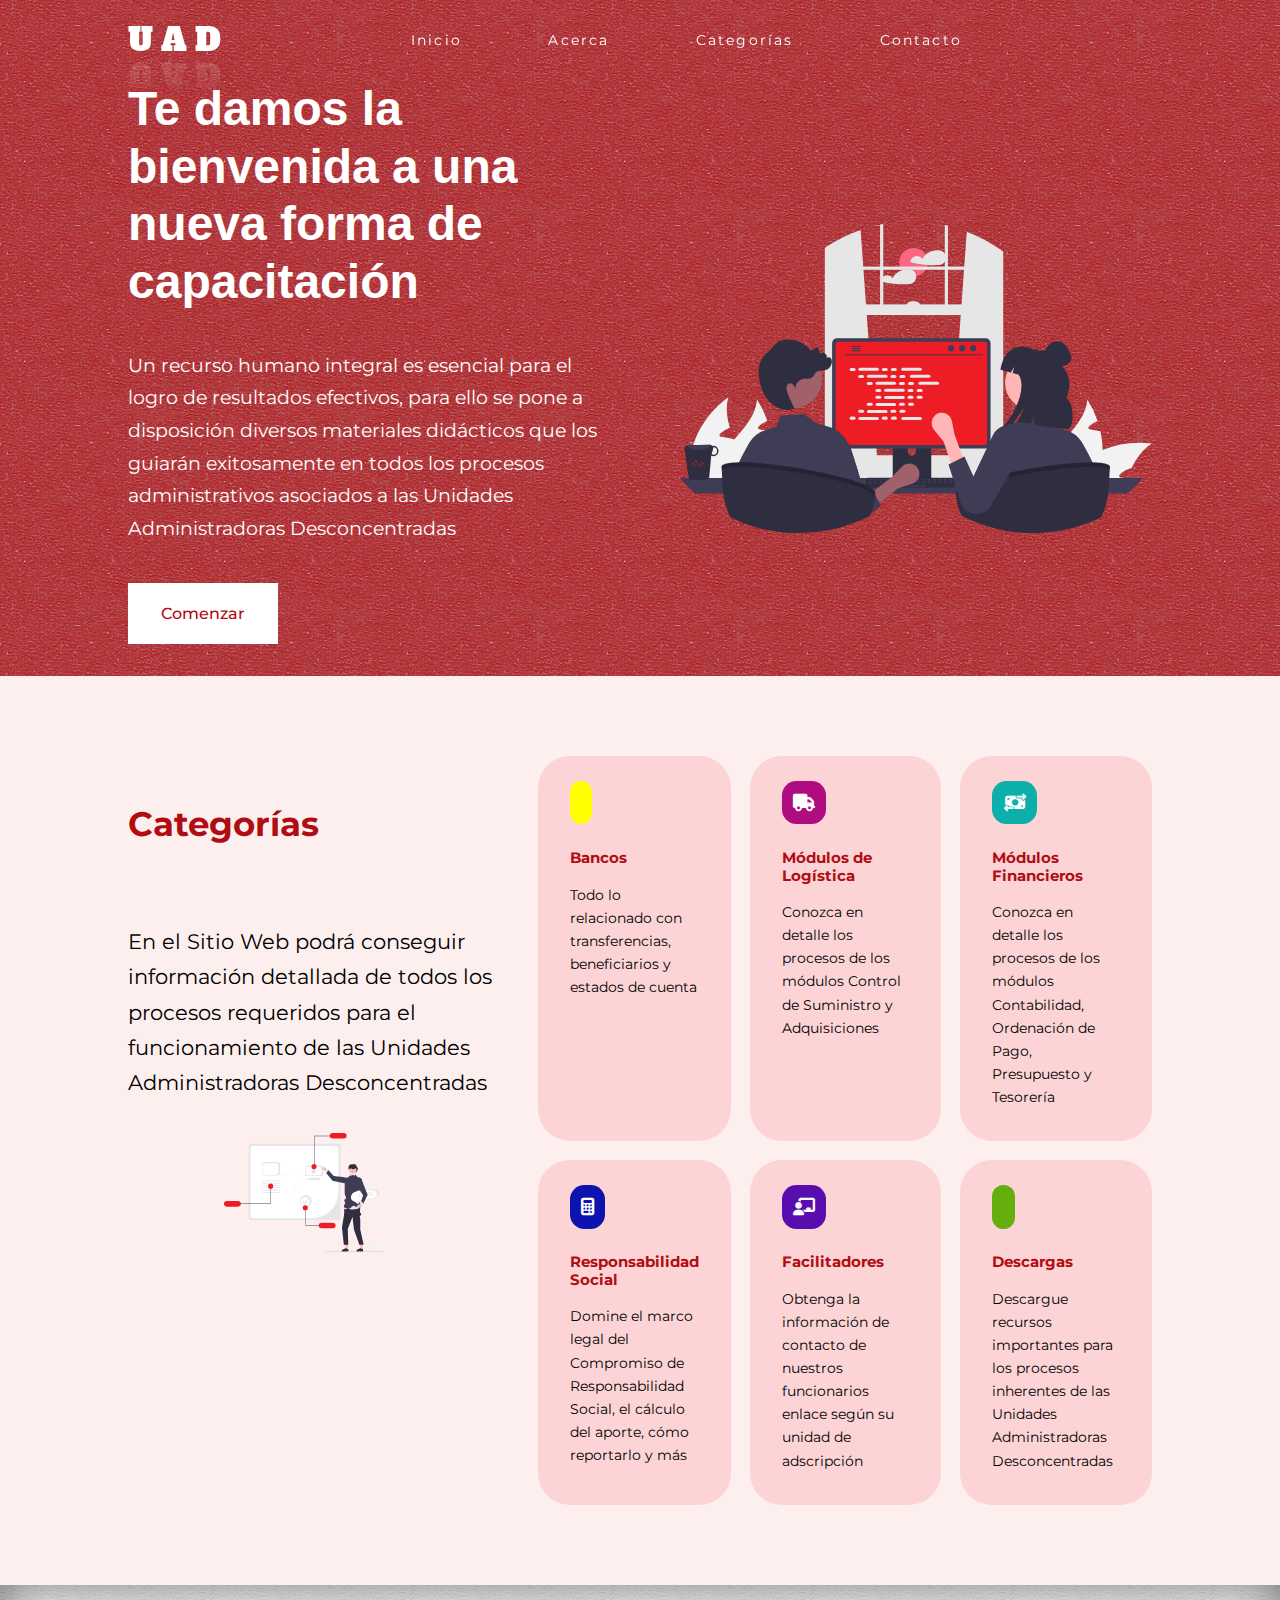
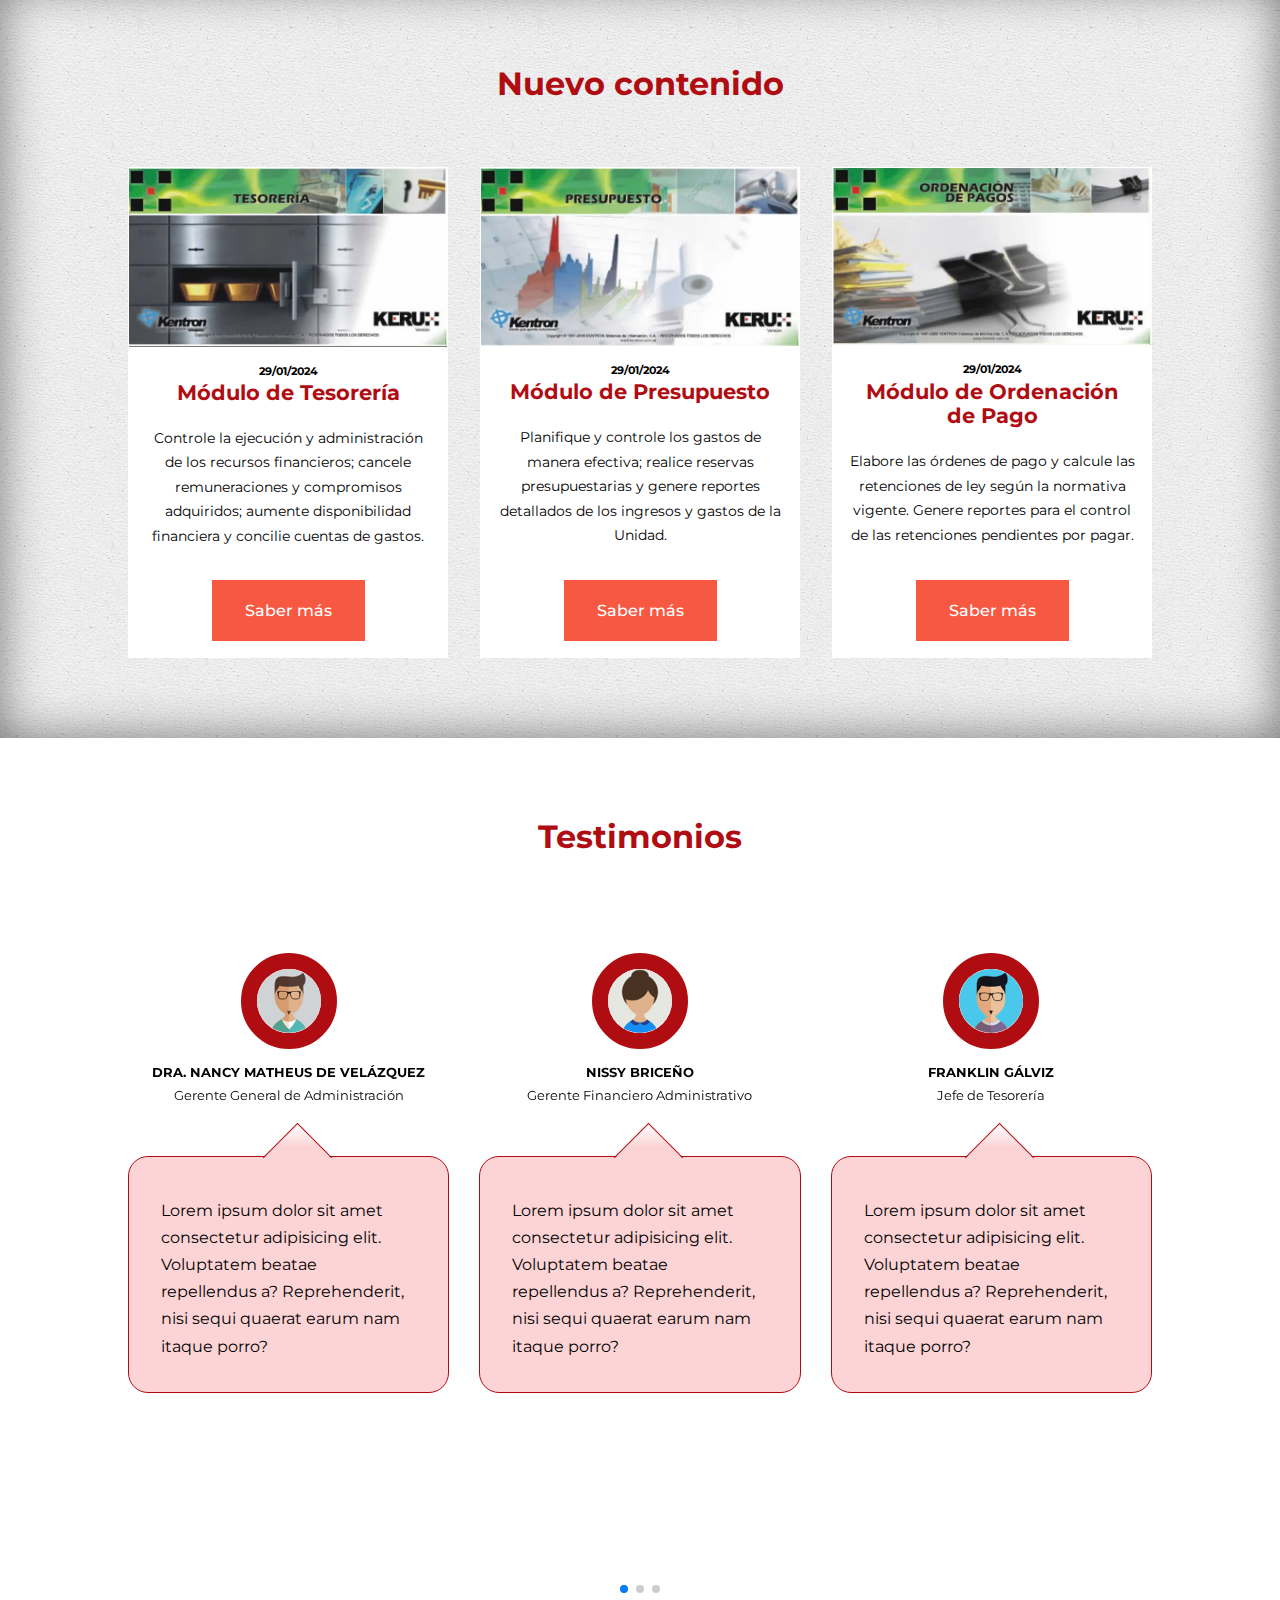
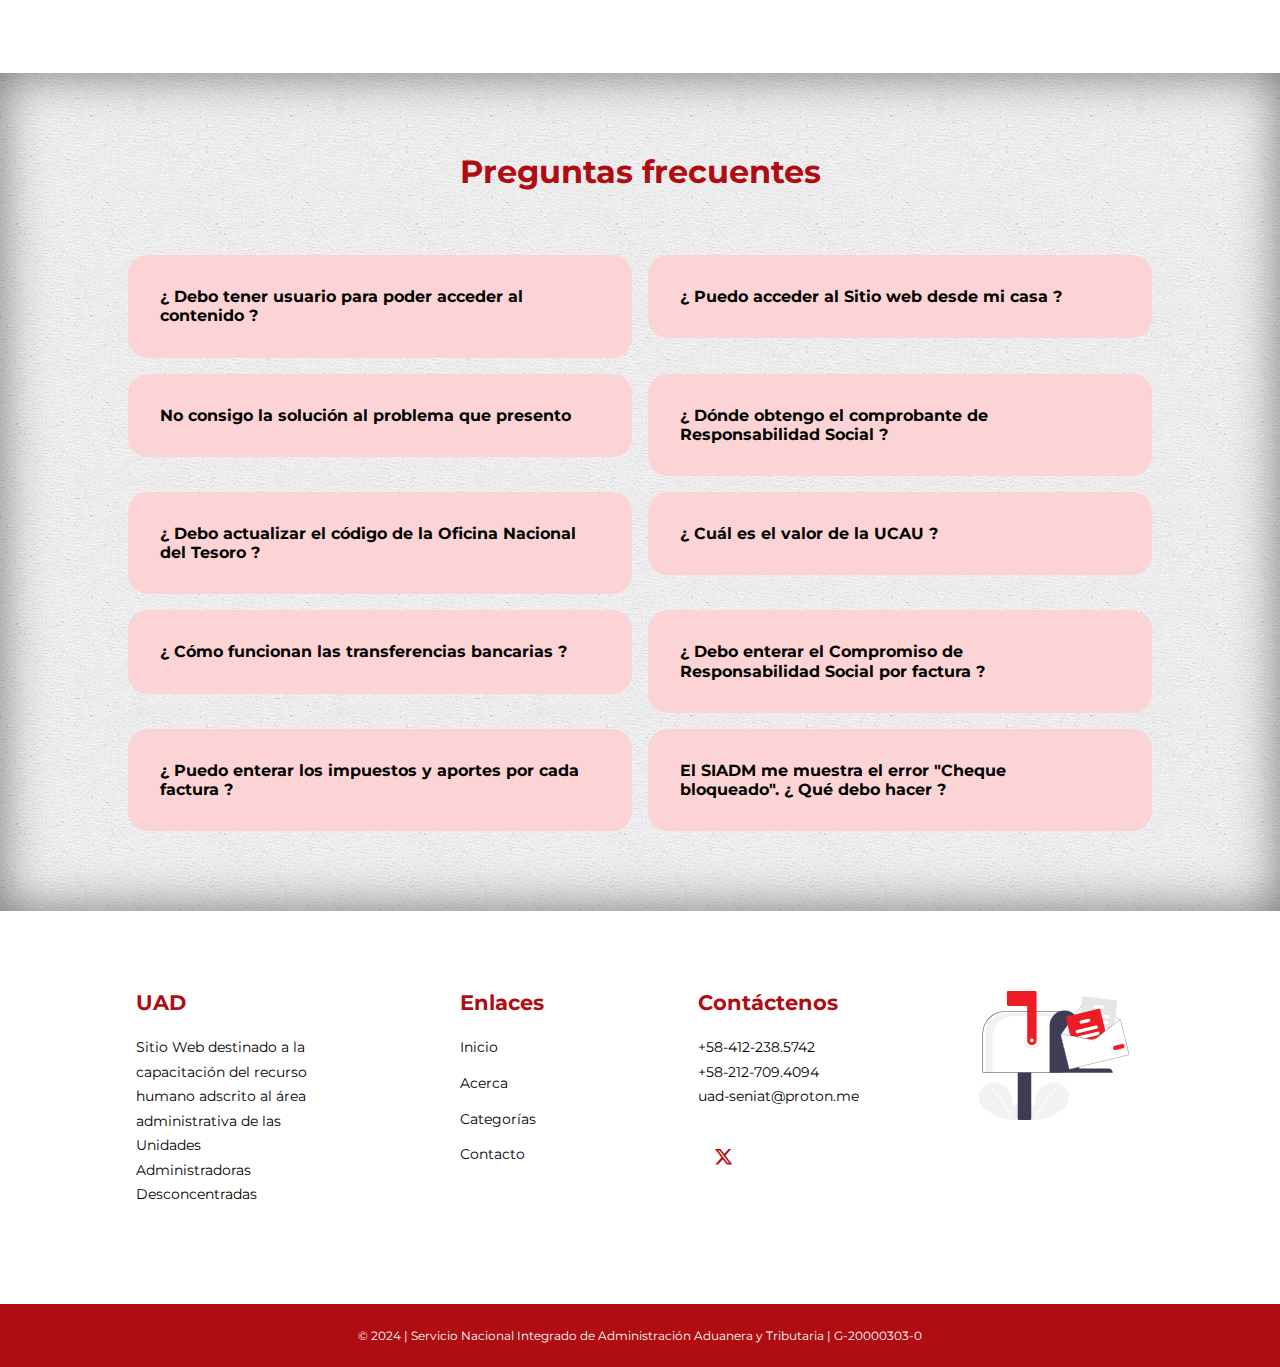
<file: index.html>
<!DOCTYPE html>
<html lang="es">
    
    <head>

        <meta charset="UTF-8">
        <meta name="viewport" content="width=device-width, initial-scale=1.0">
        <meta name="author" content="Frenedy Arzuro" />
        <meta name="copyright" content="Servicio Nacional Integrado de Administración Aduanera y Tributaria - Rif G-20000303-0" />

        <title>Unidades Administradoras Desconcentradas</title>
        
        <!-- main links -->
        <link rel="stylesheet" href="./css/style.css">
        
        <!-- icons links -->
        <link rel="stylesheet" href="https://unicons.iconscout.com/release/v4.0.8/css/line.css">
        <link rel="stylesheet" href="https://cdnjs.cloudflare.com/ajax/libs/font-awesome/6.4.2/css/all.min.css">
        
        <!-- fonts links -->
        <link rel="preconnect" href="https://fonts.googleapis.com">
        <link rel="preconnect" href="https://fonts.gstatic.com" crossorigin="">
        <link href="https://fonts.googleapis.com/css2?family=Montserrat:wght@300;400;500;600;700;800;900&family=Oswald:wght@200&family=Roboto:ital,wght@0,100;0,500;1,100&display=swap" rel="stylesheet">
        
        <!-- swipers links -->
        <link rel="stylesheet" href="https://cdn.jsdelivr.net/npm/swiper@10/swiper-bundle.min.css"/>
        
        <!-- favicons links -->
        <link rel="apple-touch-icon" sizes="180x180" href="/assets/icons/apple-touch-icon.png">
        <link rel="icon" type="image/png" sizes="32x32" href="/assets/icons/favicon-32x32.png">
        <link rel="icon" type="image/png" sizes="16x16" href="/assets/icons/favicon-16x16.png">

    </head>

    <body>
       
        <!-- /* ======================== NAVBAR MEDIANTE JS===================== */ -->
       
        <!-- /* ======================== HEADER ===================== */ -->
        <header>

            <div class="container header__container">
                
                <div class="header__left">
                    <h1>Te damos la bienvenida a una nueva forma de capacitación</h1>
                    <p>Un recurso humano integral es esencial para el logro de resultados efectivos, 
                        para ello se pone a disposición diversos materiales didácticos que los guiarán exitosamente en todos los 
                        procesos administrativos asociados a las Unidades Administradoras Desconcentradas</p>
                    <a href="categorias.html" class="btn btn-primary">Comenzar</a>
                </div>

                <div class="header__right">
                    <div class="header__right-image">
                        <img src="./assets/images/header.svg" alt=" funcionarios capacitándose">
                    </div>
                </div>

            </div>

        </header>

        <main>
            
            <!-- /* ==================== SPLASH SCREEN ================= */ -->
            <div id="loading-screen">
                <div class="loader"></div>
            </div>


            <!-- /* ==================== CATEGORÍAS ================= */ -->
            <section class="categories">
                
                <div class="container categories__container">
                    
                    <div class="categories__left">
                        
                        <h1>Categorías</h1>
                        <p>En el Sitio Web podrá conseguir información detallada de todos los procesos requeridos para el funcionamiento de las Unidades Administradoras Desconcentradas</p>
                        <img src="./assets/images/undraw_teaching_re_g7e3.svg" alt="categorías">
                        <!-- <a href="categorias.html" class="btn btn-secondary">Saber más</a> -->
                    
                    </div>

                    <div class="categories__right">
                        <a href="categorias.html">
                            <article class="category">
                                <span class="category__icon">
                                    <i class="uil uil-university"></i>
                                </span>
                                <h5>Bancos</h5>
                                <p>Todo lo relacionado con transferencias, beneficiarios y estados de cuenta</p>
                            </article>
                        </a>

                        <a href="categorias.html#cat-logistica">
                            <article class="category">
                                <span class="category__icon">
                                    <i class="fa-solid fa-truck"></i>
                                </span>
                                <h5>Módulos de Logística</h5>
                                <p>Conozca en detalle los procesos de los módulos Control de Suministro y Adquisiciones   </p>
                            </article>
                        </a>

                        <a href="categorias.html#cat-financieros">
                            <article class="category">
                                <span class="category__icon">
                                    <i class="fa-solid fa-money-bill-transfer"></i>
                                </span>
                                <h5>Módulos Financieros</h5>
                            <p>Conozca en detalle los procesos de los módulos Contabilidad, Ordenación de Pago, Presupuesto y Tesorería</p>
                            </article>
                        </a>
                        <a href="crs.html#cat-crs">
                            <article class="category">
                                <span class="category__icon">
                                    <i class="fa-solid fa-calculator"></i>
                                </span>
                                <h5>Responsabilidad Social</h5>
                                <p>Domine el marco legal del Compromiso de Responsabilidad Social, el cálculo del aporte, cómo reportarlo y más</p>
                            </article>
                        </a>
                        <a href="acerca.html#facilitadores">
                            <article class="category">
                                <span class="category__icon">
                                    <i class="fa-solid fa-chalkboard-user"></i>
                                </span>
                                <h5>Facilitadores</h5>
                                <p>Obtenga la información de contacto de nuestros funcionarios enlace según su unidad de adscripción</p>
                            </article>
                        </a>

                        <a href="descargas.html#cat_descargas">
                            <article class="category">
                                <span class="category__icon">
                                    <i class="uil uil-cloud-download"></i>
                                </span>
                                <h5>Descargas</h5>
                                <p>Descargue recursos importantes para los procesos inherentes de las Unidades Administradoras Desconcentradas</p>
                            </article>
                        </a>

                    </div>
                
                </div>
                
            </section>

            <!-- /* ==================== NUEVO CONTENIDO ===================== */ -->
            <section class="courses">
                
                <h2>Nuevo contenido</h2>
                
                <div class="container courses__container">
                    <article class="course">
                        <div class="course__image">
                            <img src="./assets/images/modulos/tesoreria.webp" alt="imagen-tesorería">
                        </div>
                        
                        <div class="course__info">
                            <h6>29/01/2024</h6>
                            <h4>Módulo de Tesorería</h4>
                            <p>Controle la ejecución y administración de los recursos financieros; cancele remuneraciones y compromisos adquiridos; aumente disponibilidad financiera y concilie cuentas de gastos.</p>
                            <a href="modulos.html#tesoreria" class="btn btn-secondary">Saber más</a>
                        </div>
                    </article>
                    
                    <article class="course">
                        <div class="course__image">
                            <img src="./assets/images//modulos/presupuesto.webp" alt="imagen-presupuesto">
                        </div>
                        
                        <div class="course__info">
                            <h6>29/01/2024</h6>
                            <h4>Módulo de Presupuesto</h4>
                            <p>Planifique y controle los gastos de manera efectiva; realice reservas presupuestarias y genere reportes detallados de los ingresos y gastos de la Unidad.</p>
                            <a href="modulos.html#presupuesto" class="btn btn-secondary">Saber más</a>
                        </div>
                    </article>
                    
                    <article class="course">
                        <div class="course__image">
                            <img src="./assets/images/modulos/ordenacion de pagos.webp" alt="imagen-orpa">
                        </div>
                        
                        <div class="course__info">
                            <h6>29/01/2024</h6>
                            <h4>Módulo de Ordenación de Pago</h4>
                            <p>Elabore las órdenes de pago y calcule las retenciones de ley según la normativa vigente. Genere reportes para el control de las retenciones pendientes por pagar.</p>
                            <a href="modulos.html#orpa" class="btn btn-secondary">Saber más</a>
                        </div>
                    </article>

                </div>

            </section>

        <!-- /* ======================== TESTIMONIOS ================ */ -->
            <section class="container testimonials__container mySwiper">
                
                <h2>Testimonios</h2>
                
                <div class="swiper-wrapper">
                    
                    <article class="testimonial swiper-slide">
                        <div class="avatar">
                            <img src="./assets/images/pic-1.jpg" alt="foto">
                        </div>
                        
                        <div class="testimonial__info">
                            <h5>DRA. NANCY MATHEUS DE VELÁZQUEZ</h5>
                            <small>Gerente General de Administración</small>
                        </div>
                        
                        <div class="testimonial__body">
                            <p>Lorem ipsum dolor sit amet consectetur adipisicing elit. Voluptatem beatae repellendus a? Reprehenderit, nisi sequi quaerat earum nam itaque porro?</p>
                        </div>
                    </article>
                    
                    <article class="testimonial swiper-slide">
                        <div class="avatar">
                            <img src="./assets/images/pic-5.jpg" alt="foto">
                        </div>
                        
                        <div class="testimonial__info">
                            <h5>NISSY BRICEÑO</h5>
                            <small>Gerente Financiero Administrativo</small>
                        </div>
                        
                        <div class="testimonial__body">
                            <p>Lorem ipsum dolor sit amet consectetur adipisicing elit. Voluptatem beatae repellendus a? Reprehenderit, nisi sequi quaerat earum nam itaque porro?</p>
                        </div>
                    </article>
                    
                    <article class="testimonial swiper-slide">
                        <div class="avatar">
                            <img src="./assets/images/pic-6.jpg" alt="foto">
                        </div>
                        
                        <div class="testimonial__info">
                            <h5>FRANKLIN GÁLVIZ</h5>
                            <small>Jefe de Tesorería</small>
                        </div>
                        
                        <div class="testimonial__body">
                            <p>Lorem ipsum dolor sit amet consectetur adipisicing elit. Voluptatem beatae repellendus a? Reprehenderit, nisi sequi quaerat earum nam itaque porro?</p>
                        </div>
                    </article>
                    
                    <article class="testimonial swiper-slide">
                        <div class="avatar">
                            <img src="./assets/images/pic-7.jpg" alt="foto">
                        </div>
                        
                        <div class="testimonial__info">
                            <h5>JOSUÉ CAMPOS</h5>
                            <small>Jefe de Unidad de Gestión de Pagos</small>
                        </div>
                        
                        <div class="testimonial__body">
                            <p>Lorem ipsum dolor sit amet consectetur adipisicing elit. Voluptatem beatae repellendus a? Reprehenderit, nisi sequi quaerat earum nam itaque porro?</p>
                        </div>
                    </article>
                    
                    <article class="testimonial swiper-slide">
                        <div class="avatar">
                            <img src="./assets/images/pic-9.jpg" alt="foto">
                        </div>
                        
                        <div class="testimonial__info">
                            <h5>FRENEDY ARZURO</h5>
                            <small>Analista Tesorería</small>
                        </div>
                        
                        <div class="testimonial__body">
                            <p>El aprendizaje en línea ha demostrado ser un recurso exitoso en años recientes; con la publicación de este Sitio web, la comunicación con las UAD será mucho más dinámica y pedagógica sin importar las distancias. Agradezco a nuestras autoridades permitirme formar parte de la creación del mismo.</p>
                        </div>
                    </article>
                </div>
                
                <div class="swiper-pagination"></div>

            </section>
        
            <!-- /* ==================== FAQs ======================= */ -->
            <section class="faqs">
                
                <h2>Preguntas frecuentes</h2>
                
                <div class="container faqs__container">
                    
                    <article class="faq">
                        <div class="faq__icon"><i class="uil uil-plus"></i></div>
                        
                        <div class="question__answer">
                            <h4>¿ Debo tener usuario para poder acceder al contenido ?</h4>
                            <p>No es necesario tener un usuario activo en el Servicio para poder acceder al contenido del Sitio web.</p>
                        </div>
                    </article>
                    
                    <article class="faq">
                        <div class="faq__icon"><i class="uil uil-plus"></i></div>
                        
                        <div class="question__answer">
                            <h4>¿ Puedo acceder al Sitio web desde mi casa ?</h4>
                            <p>Debido a políticas de privacidad, el Sitio web solo se podrá acceder desde la red interna (intranet) del SENIAT.</p>
                        </div>
                    </article>
                    
                    <article class="faq">
                        <div class="faq__icon"><i class="uil uil-plus"></i></div>
                        
                        <div class="question__answer">
                            <h4>No consigo la solución al problema que presento</h4>
                            <p>Los problemas que se presenten son subjetivos y por lo tanto, imposible de solucionar sin un contexto del mismo. Te invitamos a entrar en nuestra categoría de <a href="acerca.html#facilitadores">Facilitadores</a> donde gustosamente te proporcionaremos una solución.</p>
                        </div>
                    </article>
                    
                    <article class="faq">
                        <div class="faq__icon"><i class="uil uil-plus"></i></div>
                        
                        <div class="question__answer">
                            <h4>¿ Dónde obtengo el comprobante de Responsabilidad Social ?</h4>
                            <p>La Unidad Central no emite comprobante del Compromiso de Responsabilidad Social. El aporte tiene su basamento en la Ley de Contrataciones Publicas - Capítulo 7. Para mayor información visite http://fnp.gob.ve</p>
                        </div>
                    </article>
                    
                    <article class="faq">
                        <div class="faq__icon"><i class="uil uil-plus"></i></div>
                        
                        <div class="question__answer">
                            <h4>¿ Debo actualizar el código de la Oficina Nacional del Tesoro ?</h4>
                            <p>No. El código ONT es un requisito obligatorio al momento de apertura de cuentas al Sector Público Nacional, por lo que no se debe solicitar un nuevo código anualmente.</p>
                        </div>
                    </article>
                    
                    <article class="faq">
                        <div class="faq__icon"><i class="uil uil-plus"></i></div>
                        
                        <div class="question__answer">
                            <h4>¿ Cuál es el valor de la UCAU ?</h4>
                            <p>El valor de la unidad Aritmético del Umbral Máximo y Mínimo (UCAU) es de Bs.40,00 según Gaceta Oficial N° 42.703 de fecha 30/08/2023. </p>
                        </div>
                    </article>
                    
                    <article class="faq">
                        <div class="faq__icon"><i class="uil uil-plus"></i></div>
                        
                        <div class="question__answer">
                            <h4>¿ Cómo funcionan las transferencias bancarias ?</h4>
                            <p>Para poder realizar transferencias se requieren dos usuarios operacionales, el primero para que cree la transferencia y el segundo para que la apruebe. El usuario con permisos de aprobación, debe ser firma A en el banco.</p>
                        </div>
                    </article>
                    
                    <article class="faq">
                        <div class="faq__icon"><i class="uil uil-plus"></i></div>
                        
                        <div class="question__answer">
                            <h4>¿ Debo enterar el Compromiso de Responsabilidad Social por factura ?</h4>
                            <p>No. El aporte tiene una frecuencia mensual y debe ser notificado mediante memorando dirigido a la GFA contentivo de cuadro de conciliación y comprobante de transferencia a las cuentas del Fondo Negro Primero.</p>
                        </div>
                    </article>
                    
                    <article class="faq">
                        <div class="faq__icon"><i class="uil uil-plus"></i></div>
                        
                        <div class="question__answer">
                            <h4>¿ Puedo enterar los impuestos y aportes por cada factura ?</h4>
                            <p>En favor de optimizar los procesos administrativos, se recomienda que el enteramiento se realice quincenal en caso del IVA y mensual en caso de TF, ISLR y CRS.</p>
                        </div>
                    </article>
                    
                    <article class="faq">
                        <div class="faq__icon"><i class="uil uil-plus"></i></div>
                        
                        <div class="question__answer">
                            <h4> El SIADM me muestra el error "Cheque bloqueado". ¿ Qué debo hacer ?</h4>
                            <p>Por favor, comuníquese con el Laboratorio SIADM y solicite el desbloqueo de pago especificando su Unidad y forma de pago.</p>
                        </div>
                    </article>
                
                </div>

            </section>

        </main>
        

        <!-- /* ======================== WELCOME POPUP ===================== */ -->

        <section class="popup">
            <div class="popup-content">
                <button class="close-btn">&times;</button>
                <video src="/assets/video/welcome message.mp4" controls></video>
                <label><input type="checkbox" id="popup-checkbox"> Cerrar y no mostrar de nuevo </label>
            </div>
        </section>

        <!-- /* ======================== FOOTER ===================== */ -->

        <!-- /* ======================== SCRIPTS ==================== */ -->
        <script src="./js/script.js"></script>
        <!-- Initialize Swiper -->
        <script src="https://cdn.jsdelivr.net/npm/swiper@10/swiper-bundle.min.js"></script>
        <script>
            var swiper = new Swiper(".mySwiper", {
            slidesPerView: 1,
            spaceBetween: 30,
            pagination: {
                el: ".swiper-pagination",
                clickable: true,
            },
            //>=600px
            breakpoints: {
                600: {
                    slidesPerView: 2
                },

                1024: {
                    slidesPerView: 3
                }
            }
            });
        </script>

    </body>
</html>
</file>
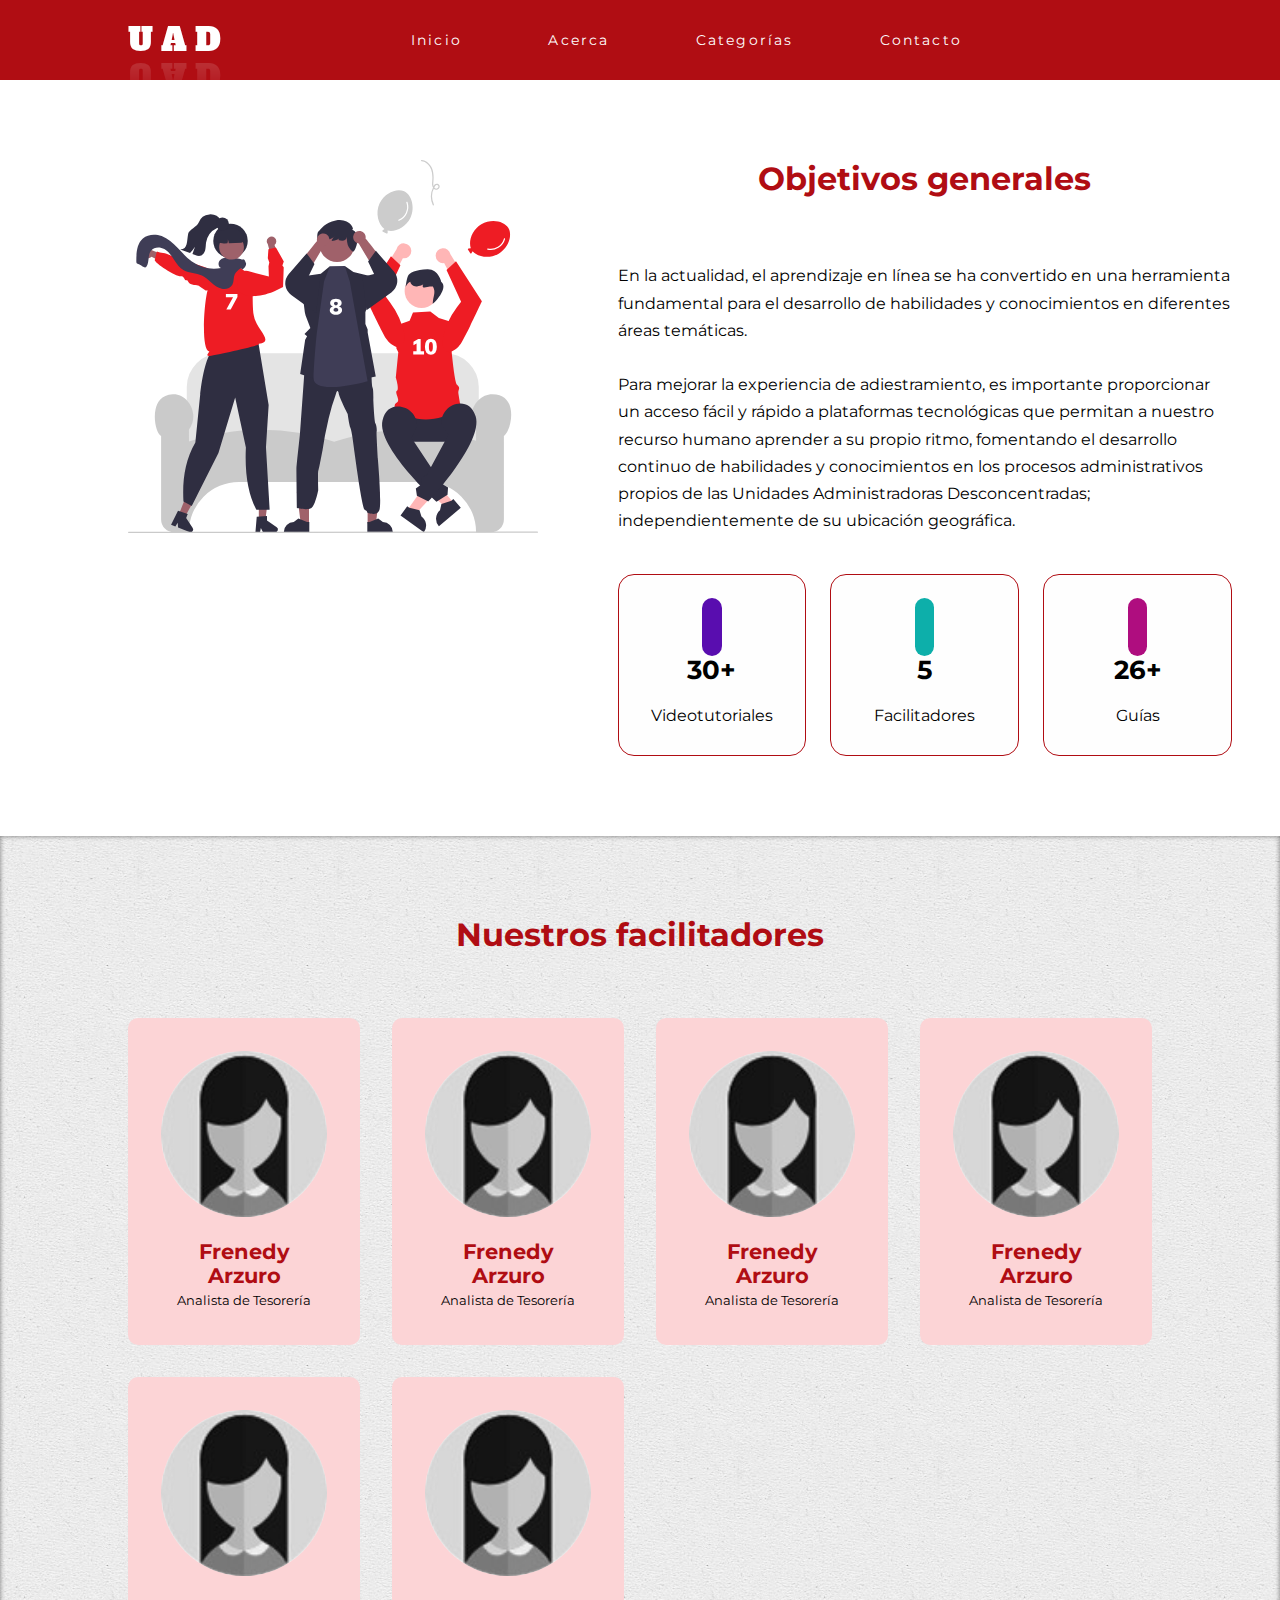
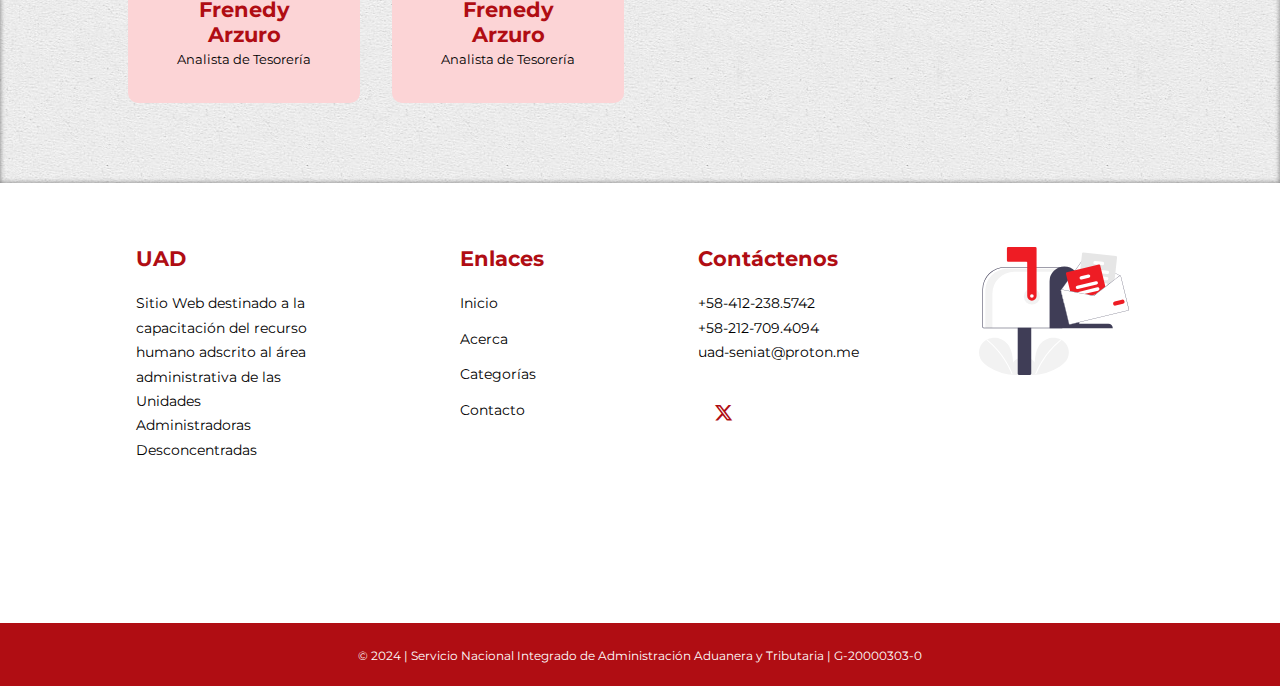
<file: acerca.html>
<!DOCTYPE html>
<html lang="es">
    
    <head>

        <meta charset="UTF-8">
        <meta name="viewport" content="width=device-width, initial-scale=1.0">
        <meta name="author" content="Frenedy Arzuro" />
        <meta name="copyright" content="Servicio Nacional Integrado de Administración Aduanera y Tributaria - Rif G-20000303-0" />

        <title>UAD - Acerca</title>
        
        <!-- estilos principales -->
        <link rel="stylesheet" href="./css/style.css">
        <link rel="stylesheet" href="./css/acerca.css">
        
        <!-- enlaces a iconos -->
        <link rel="stylesheet" href="https://unicons.iconscout.com/release/v4.0.8/css/line.css">
        <link rel="stylesheet" href="https://cdnjs.cloudflare.com/ajax/libs/font-awesome/6.4.2/css/all.min.css">
        
        <!-- enlaces a fuentes -->
        <link rel="preconnect" href="https://fonts.googleapis.com">
        <link rel="preconnect" href="https://fonts.gstatic.com" crossorigin="">
        <link href="https://fonts.googleapis.com/css2?family=Montserrat:wght@300;400;500;600;700;800;900&family=Oswald:wght@200&family=Roboto:ital,wght@0,100;0,500;1,100&display=swap" rel="stylesheet">

        <!-- favicons links -->
        <link rel="apple-touch-icon" sizes="180x180" href="/assets/icons/apple-touch-icon.png">
        <link rel="icon" type="image/png" sizes="32x32" href="/assets/icons/favicon-32x32.png">
        <link rel="icon" type="image/png" sizes="16x16" href="/assets/icons/favicon-16x16.png">

    </head>

    <body>

    <!-- /* ======================== NAVBAR ===================== */ -->
 

    <!-- /* ======================== MAIN ===================== */ -->
    
        <main>

            <!-- /* ==================== SPLASH SCREEN ================= */ -->
            <div id="loading-screen">
                <div class="loader"></div>
            </div>
            
            <section class="about__achievements">
                <div class="container about__achievements-container">
                    <div class="about__achievements-left">
                        <img src="./assets/images/undraw_fans_re_cri3.svg" alt="imagen-acerca">
                    </div>
                    
                    <div class="about__achievements-right">
                        <h2>Objetivos generales</h2>
                        <p>En la actualidad, el aprendizaje en línea se ha convertido en una herramienta fundamental para el desarrollo de 
                            habilidades y conocimientos en diferentes áreas temáticas.<br><br>Para mejorar la experiencia de adiestramiento, 
                            es importante proporcionar un acceso fácil y rápido a plataformas tecnológicas que permitan a nuestro recurso humano 
                            aprender a su propio ritmo, fomentando el desarrollo continuo de habilidades y conocimientos en los procesos 
                            administrativos propios de las Unidades Administradoras Desconcentradas; independientemente de su ubicación geográfica. 
                            </p>
                        <div class="achievements__cards">
                            
                            <article class="achievement__card">
                                <span class="achievement__icon">
                                    <i class="uil uil-video"></i>
                                </span>
                                <h3>30+</h3>
                                <p>Videotutoriales</p>
                            </article>
                            
                            <article class="achievement__card">
                                <span class="achievement__icon">
                                    <i class="uil uil-user"></i>
                                </span>
                                <h3>5</h3>
                                <p>Facilitadores</p>
                            </article>
                            
                            <article class="achievement__card">
                                <span class="achievement__icon">
                                    <i class="uil uil-trophy"></i>
                                </span>
                                <h3>26+</h3>
                                <p>Guías</p>
                            </article>
                        </div>
                    </div>
                </div>
            </section>
        
            <section class="team" id="facilitadores">
                <h2>Nuestros facilitadores</h2>
                <div class="container team__container">
                    
                    <article class="team__member">
                        <div class="team__member-image">
                            <img src="./assets/images/pic-7.jpg" alt="foto">
                        </div>
                        <div class="team__member-info">
                            <h4>Frenedy Arzuro</h4>
                            <p>Analista de Tesorería</p>
                        </div>
                        <div class="team__member-socials">
                            <a title="Instagram" href="#" target="_blank"><i class="uil uil-instagram"></i></a>
                            <a title="X" href="#" target="_blank"><i class="uil uil-twitter"></i></a>
                            <a title="Linkedin" href="#" target="_blank"><i class="uil uil-linkedin"></i></a>
                        </div>
                    </article>
                    
                    <article class="team__member">
                        <div class="team__member-image">
                            <img src="./assets/images/pic-7.jpg" alt="foto">
                        </div>
                        <div class="team__member-info">
                            <h4>Frenedy Arzuro</h4>
                            <p>Analista de Tesorería</p>
                        </div>
                        <div class="team__member-socials">
                            <a title="Instagram" href="#" target="_blank"><i class="uil uil-instagram"></i></a>
                            <a title="X" href="#" target="_blank"><i class="uil uil-twitter"></i></a>
                            <a title="Linkedin" href="#" target="_blank"><i class="uil uil-linkedin"></i></a>
                        </div>
                    </article>
                    
                    <article class="team__member">
                        <div class="team__member-image">
                            <img src="./assets/images/pic-7.jpg" alt="foto">
                        </div>
                        <div class="team__member-info">
                            <h4>Frenedy Arzuro</h4>
                            <p>Analista de Tesorería</p>
                        </div>
                        <div class="team__member-socials">
                            <a title="Instagram" href="#" target="_blank"><i class="uil uil-instagram"></i></a>
                            <a title="X" href="#" target="_blank"><i class="uil uil-twitter"></i></a>
                            <a title="Linkedin" href="#" target="_blank"><i class="uil uil-linkedin"></i></a>
                        </div>
                    </article>
                    
                    <article class="team__member">
                        <div class="team__member-image">
                            <img src="./assets/images/pic-7.jpg" alt="foto">
                        </div>
                        <div class="team__member-info">
                            <h4>Frenedy Arzuro</h4>
                            <p>Analista de Tesorería</p>
                        </div>
                        <div class="team__member-socials">/
                            <a title="Instagram" href="#" target="_blank"><i class="uil uil-instagram"></i></a>
                            <a title="X" href="#" target="_blank"><i class="uil uil-twitter"></i></a>
                            <a title="Linkedin" href="#" target="_blank"><i class="uil uil-linkedin"></i></a>
                        </div>
                    </article>
                    
                    <article class="team__member">
                        <div class="team__member-image">
                            <img src="./assets/images/pic-7.jpg" alt="foto">
                        </div>
                        <div class="team__member-info">
                            <h4>Frenedy Arzuro</h4>
                            <p>Analista de Tesorería</p>
                        </div>
                        <div class="team__member-socials">
                            <a title="Instagram" href="#" target="_blank"><i class="uil uil-instagram"></i></a>
                            <a title="X" href="#" target="_blank"><i class="uil uil-twitter"></i></a>
                            <a title="Linkedin" href="#" target="_blank"><i class="uil uil-linkedin"></i></a>
                        </div>
                    </article>
                    
                    <article class="team__member">
                        <div class="team__member-image">
                            <img src="./assets/images/pic-7.jpg" alt="foto">
                        </div>
                        <div class="team__member-info">
                            <h4>Frenedy Arzuro</h4>
                            <p>Analista de Tesorería</p>
                        </div>
                        <div class="team__member-socials">
                            <a title="Instagram" href="#" target="_blank"><i class="uil uil-instagram"></i></a>
                            <a title="X" href="#" target="_blank"><i class="uil uil-twitter"></i></a>
                            <a title="Linkedin" href="#" target="_blank"><i class="uil uil-linkedin"></i></a>
                        </div>
                    </article>
                </div>
            </section>
            
            
        </main>
        
        <!-- /* ======================== END ACHIV ===================== */ -->




    <!-- /* ======================== FOOTER ===================== */ -->

    <!-- /* ======================== SCRIPTS ==================== */ -->

        <script src="./js/script.js"></script>
 
    </body>
</html>
</file>
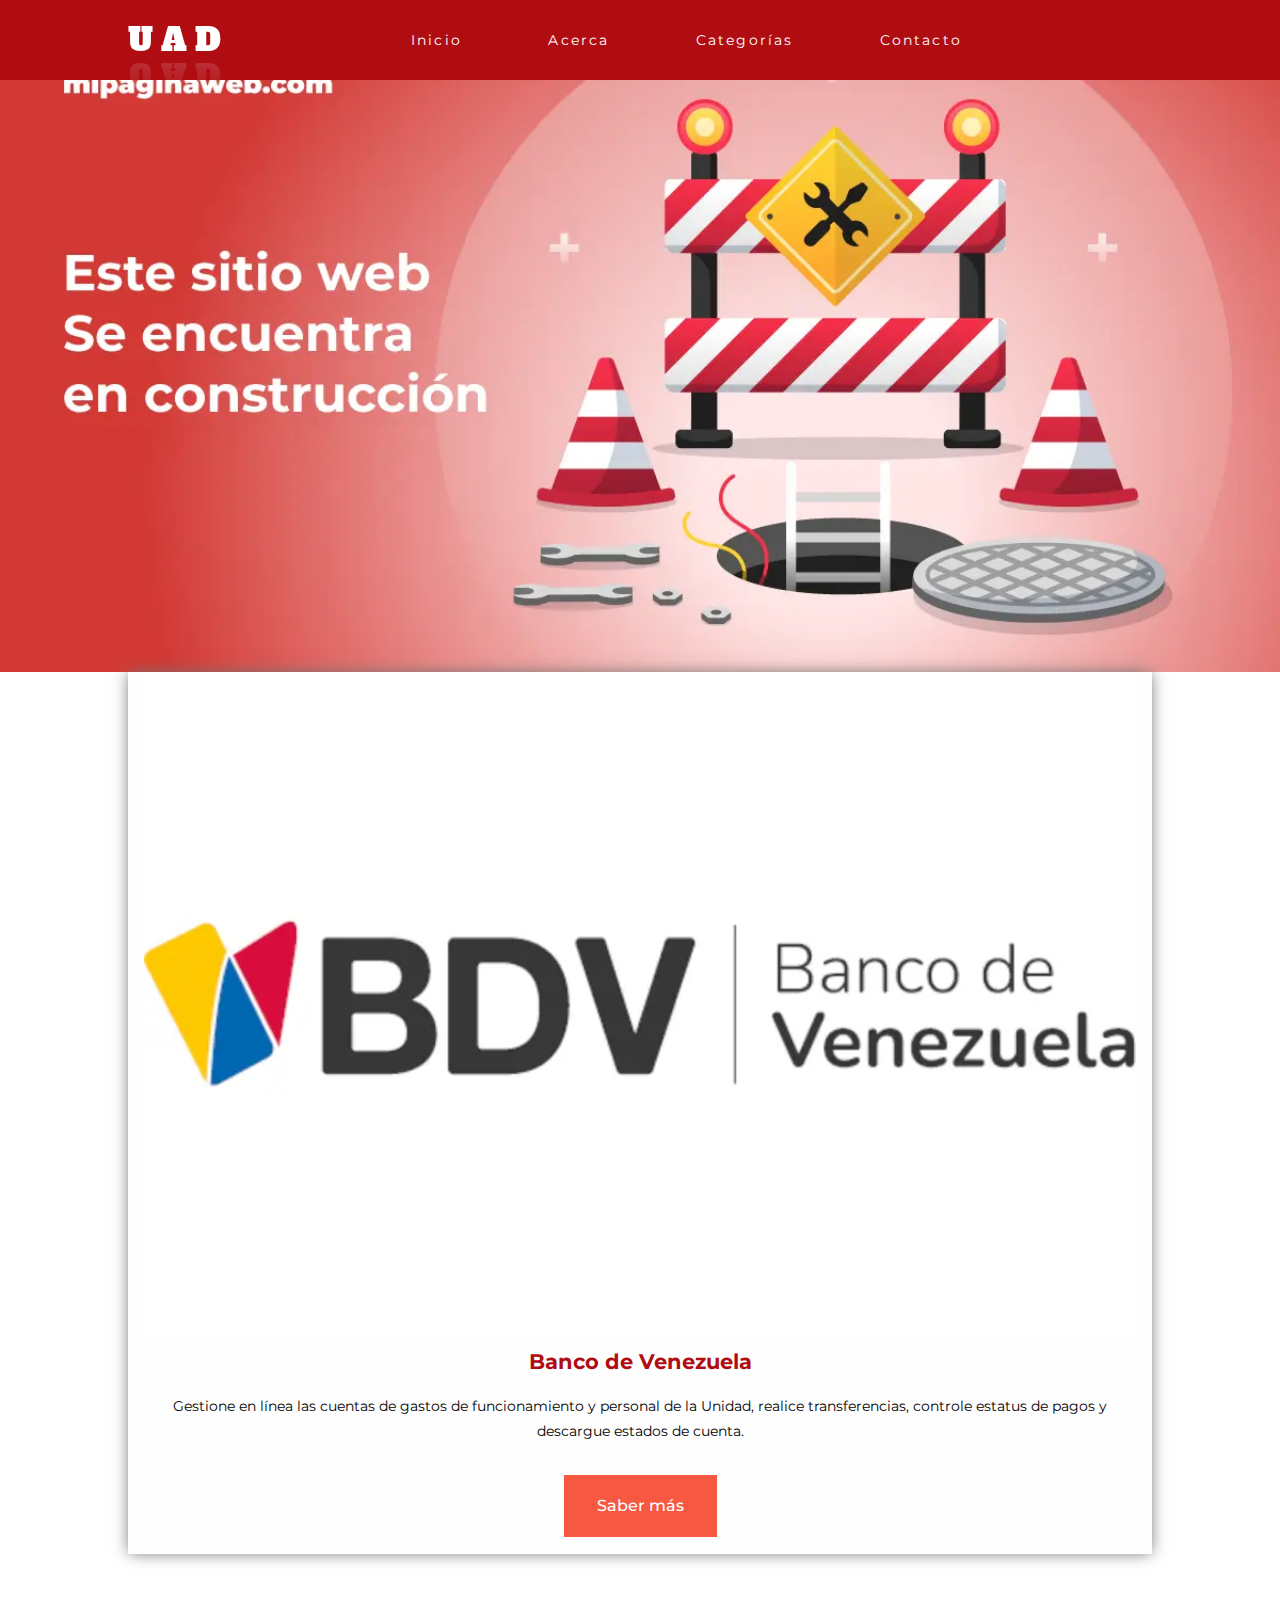
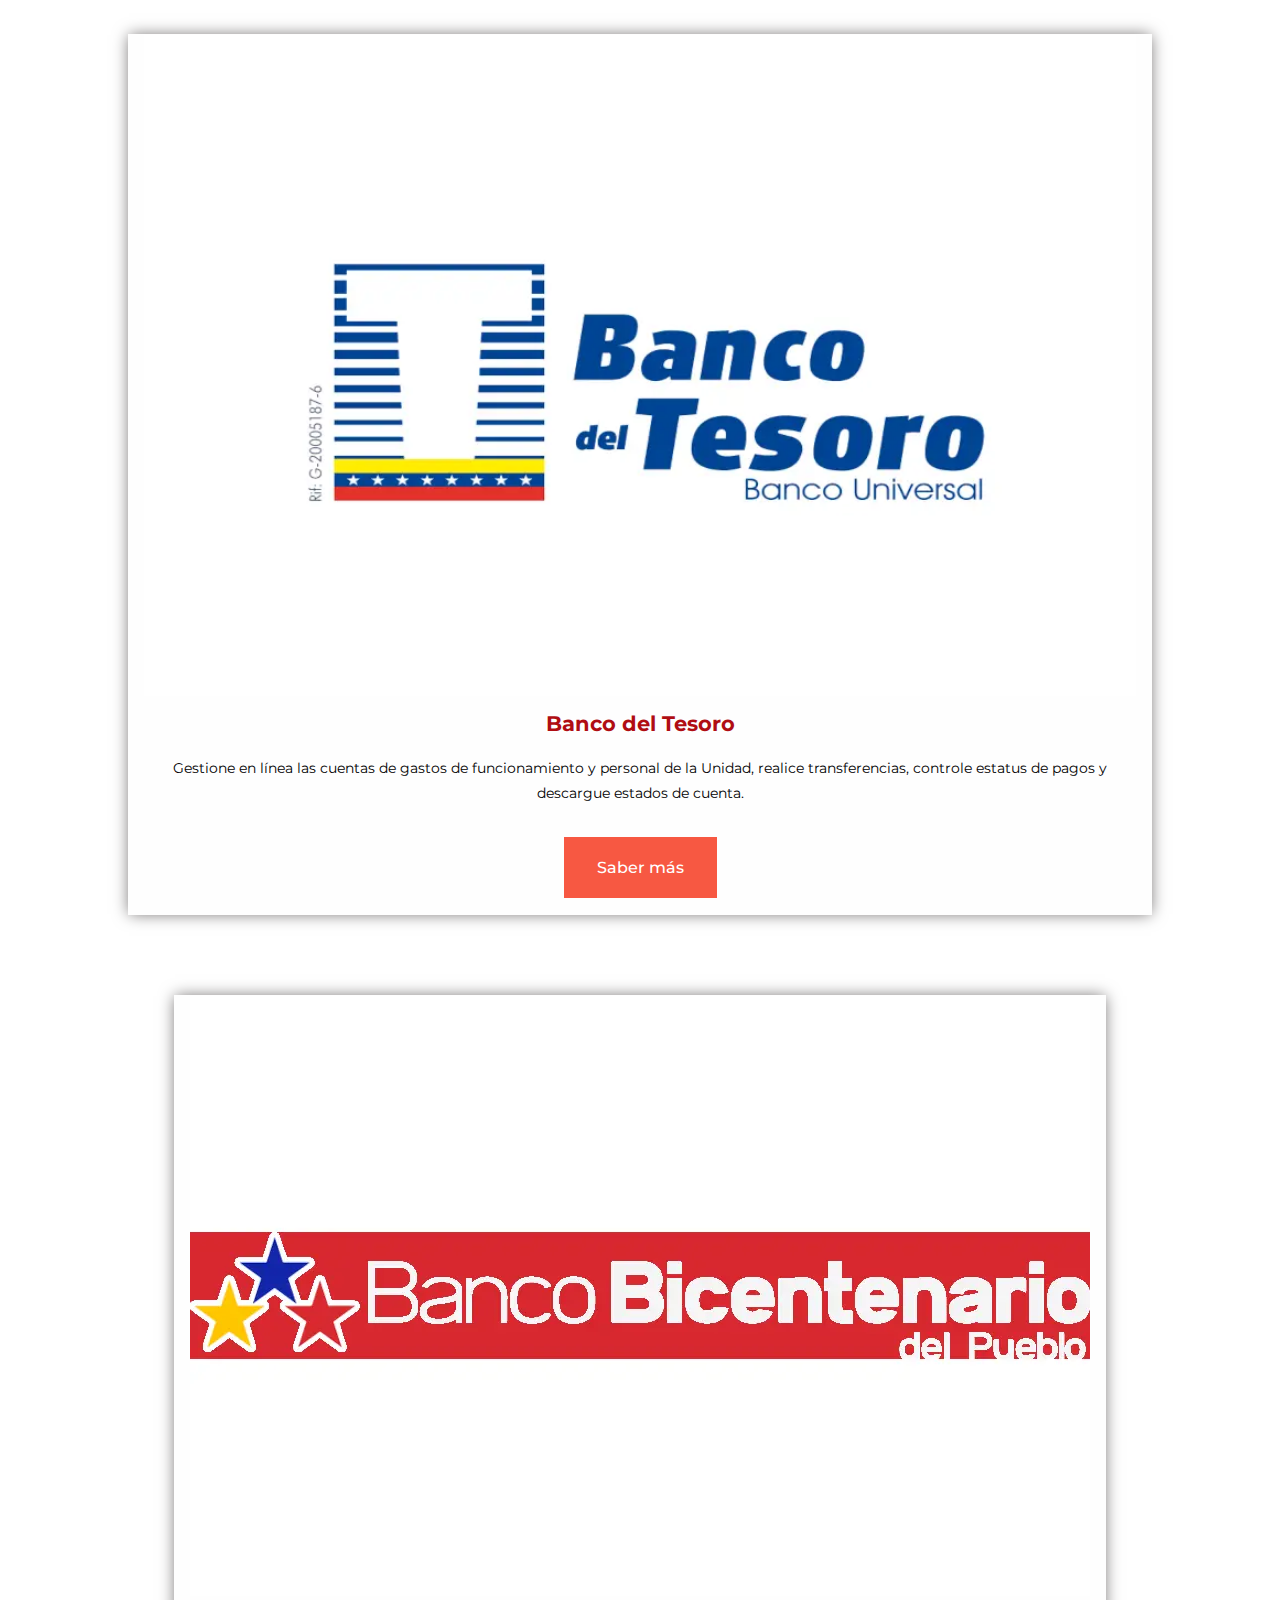
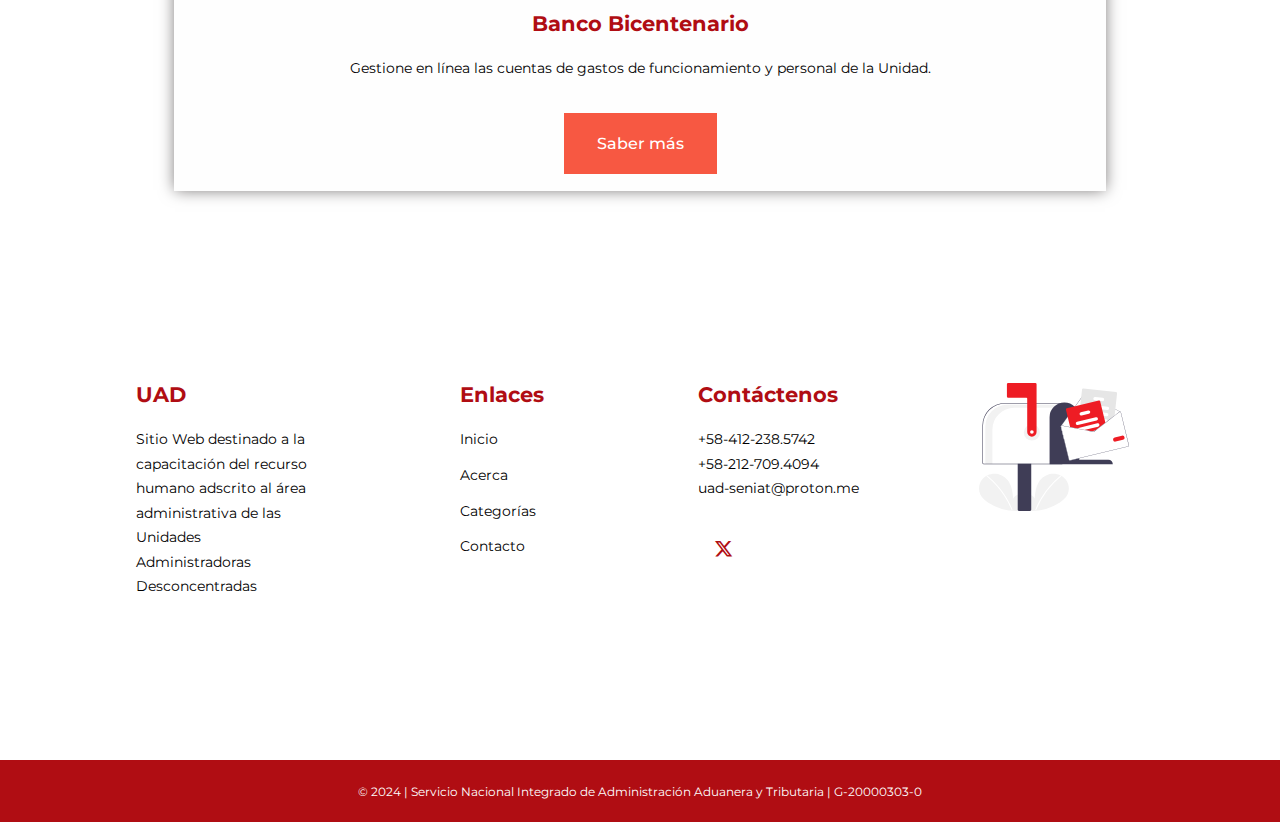
<file: bancos.html>
<!DOCTYPE html>
<html lang="es">
    
<head>

    <meta charset="UTF-8">
    <meta name="viewport" content="width=device-width, initial-scale=1.0">
    <meta name="author" content="Frenedy Arzuro" />
    <meta name="copyright" content="Servicio Nacional Integrado de Administración Aduanera y Tributaria - Rif G-20000303-0" />

    <title>UAD - Bancos</title>
    
    <!-- main links -->
    <link rel="stylesheet" href="./css/style.css">
    <link rel="stylesheet" href="./css/bancos.css">
    
    <!-- icons links -->
    <link rel="stylesheet" href="https://unicons.iconscout.com/release/v4.0.8/css/line.css">
    <link rel="stylesheet" href="https://cdnjs.cloudflare.com/ajax/libs/font-awesome/6.4.2/css/all.min.css">
    
    <!-- fonts links -->
    <link rel="preconnect" href="https://fonts.googleapis.com">
    <link rel="preconnect" href="https://fonts.gstatic.com" crossorigin="">
    <link href="https://fonts.googleapis.com/css2?family=Montserrat:wght@300;400;500;600;700;800;900&family=Oswald:wght@200&family=Roboto:ital,wght@0,100;0,500;1,100&display=swap" rel="stylesheet">
    
    <!-- swipers links -->
    <link rel="stylesheet" href="https://cdn.jsdelivr.net/npm/swiper@10/swiper-bundle.min.css"/>
    
    <!-- favicons links -->
    <link rel="apple-touch-icon" sizes="180x180" href="/assets/icons/apple-touch-icon.png">
    <link rel="icon" type="image/png" sizes="32x32" href="/assets/icons/favicon-32x32.png">
    <link rel="icon" type="image/png" sizes="16x16" href="/assets/icons/favicon-16x16.png">

</head>

    <body>

        <!-- /* ======================== NAVBAR ===================== */ -->
      
       <!-- /* ======================== MAIN ===================== */ -->
        <main>

            <!-- /* ==================== SPLASH SCREEN ================= */ -->
            <div id="loading-screen">
                <div class="loader"></div>
            </div>
            
            <img src="./assets/images/en-construccion.webp" width = "720px" alt="en contruccion">
            
            <!-- <h2>Bancos</h2> -->
            <div id="cat-bancos"></div>
            <section class="banks-section">
                <div class="container bank__container">
                    <article class="course">
                        <div class="course__image">
                            <img src="./assets/images/bancos/venezuela/venezuela.webp" alt="Banco de Venezuela">
                        </div>
                        <div class="course__info">
                            <h4>Banco de Venezuela</h4>
                            <p>Gestione en línea las cuentas de gastos de funcionamiento y personal de la Unidad, realice transferencias, controle estatus de pagos y descargue estados de cuenta.</p>
                            <a href="bancos.html#bdv" class="btn btn-primary">Saber más</a>
                        </div>
                    </article>
                    
                    
                </div>
            </section>

            <section id="cat-bancos" class="banks-section">

                <div class="container bank__container">
                    
                    <article class="course">
                        <div class="course__image">
                            <img src="./assets/images/bancos/tesoro/tesoro.webp" alt="Banco del Tesoro">
                        </div>
                        <div class="course__info">
                            <h4>Banco del Tesoro</h4>
                            <p>Gestione en línea las cuentas de gastos de funcionamiento y personal de la Unidad, realice transferencias, controle estatus de pagos y descargue estados de cuenta.</p>
                            <a href="bancos.html#bt" class="btn btn-primary">Saber más</a>
                        </div>
                    </article>
                    
                </div>
            </section>

            <section id="cat-bancos" class="banks-section">
                <div class="container bank__container">
                    
                    <article class="course">
                        <div class="course__image">
                            <img src="./assets/images/bancos/bicentenario/bicentenario.webp" alt="Banco Bicentenario">
                        </div>
                        <div class="course__info">
                            <h4>Banco Bicentenario</h4>
                            <p>Gestione en línea las cuentas de gastos de funcionamiento y personal de la Unidad.</p>
                            <a href="bancos.html#bic" class="btn btn-primary">Saber más</a>
                        </div>
                    </article>
                </div>
            </section>
        </main>


        <!-- /* ======================== FOOTER ===================== */ -->

    <!-- /* ======================== SCRIPTS ==================== */ -->

        <script src="/js/script.js"></script>
 
    </body>
</html>
</file>
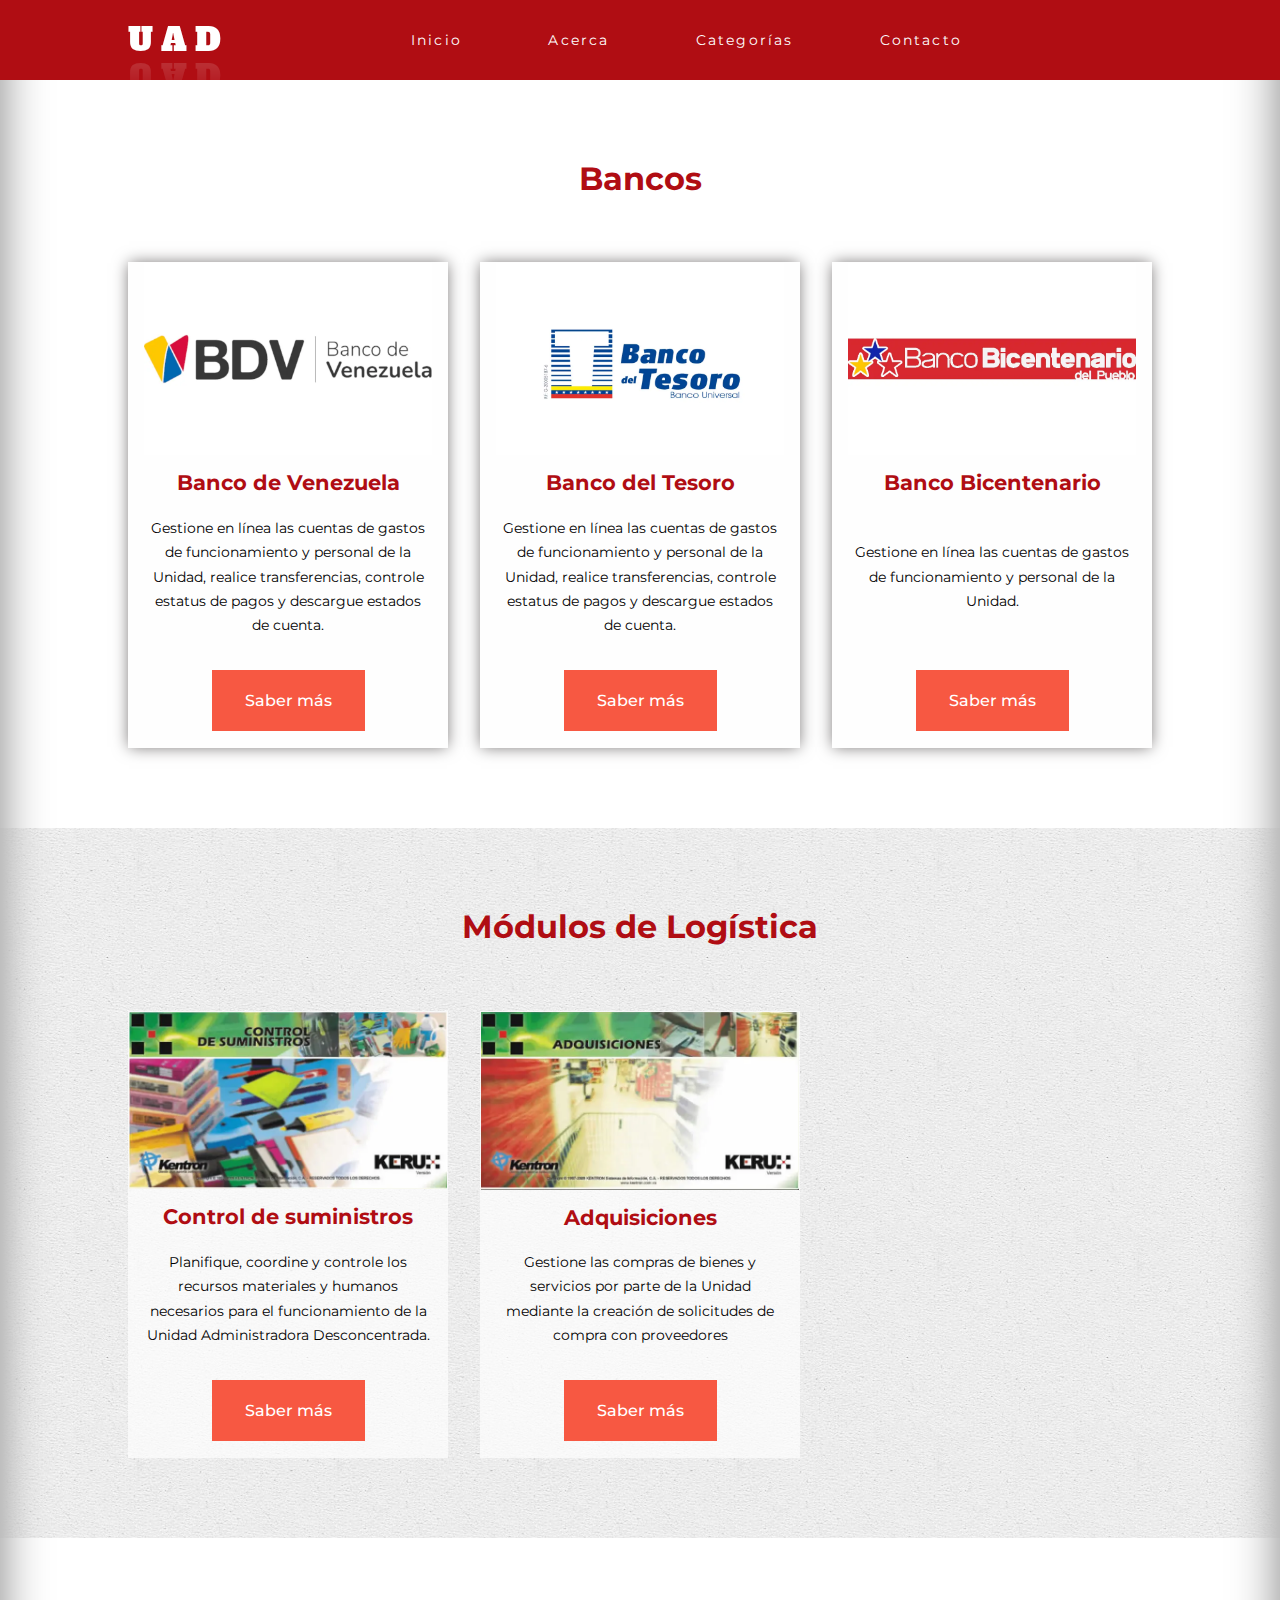
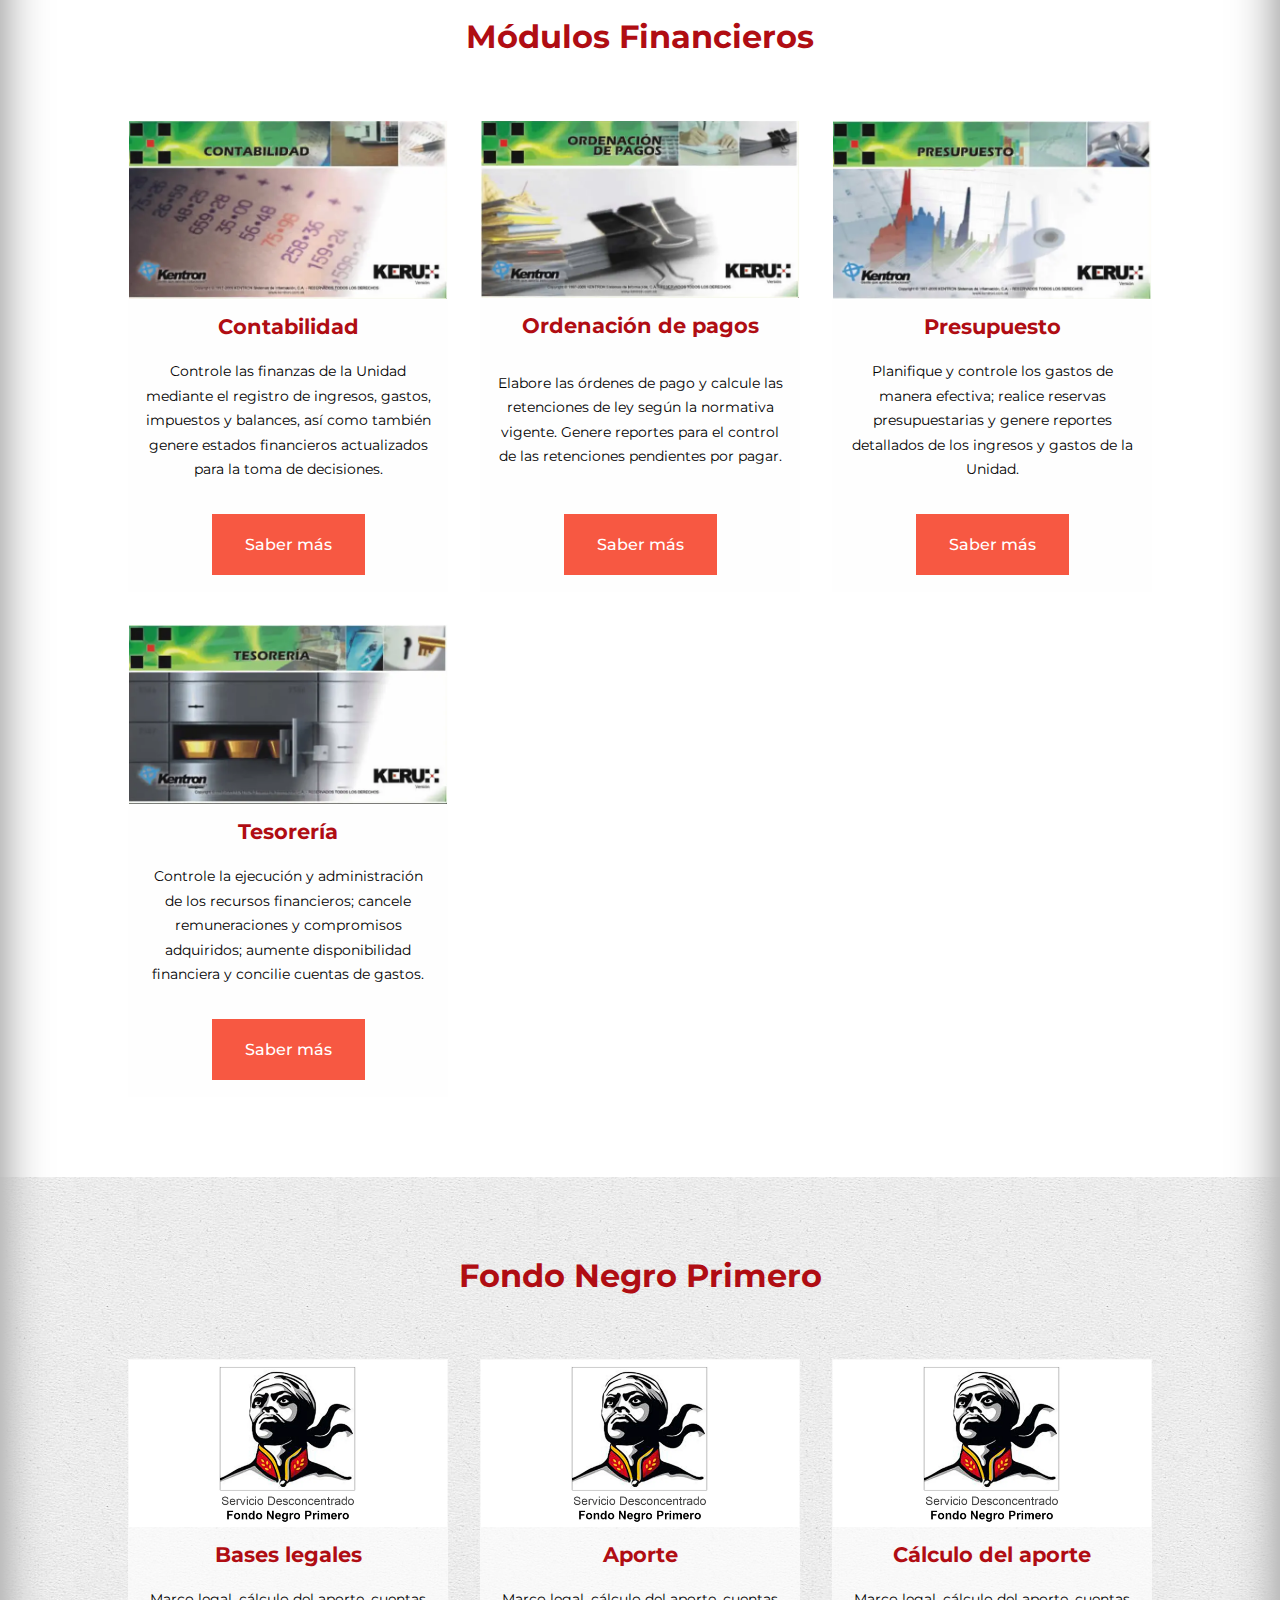
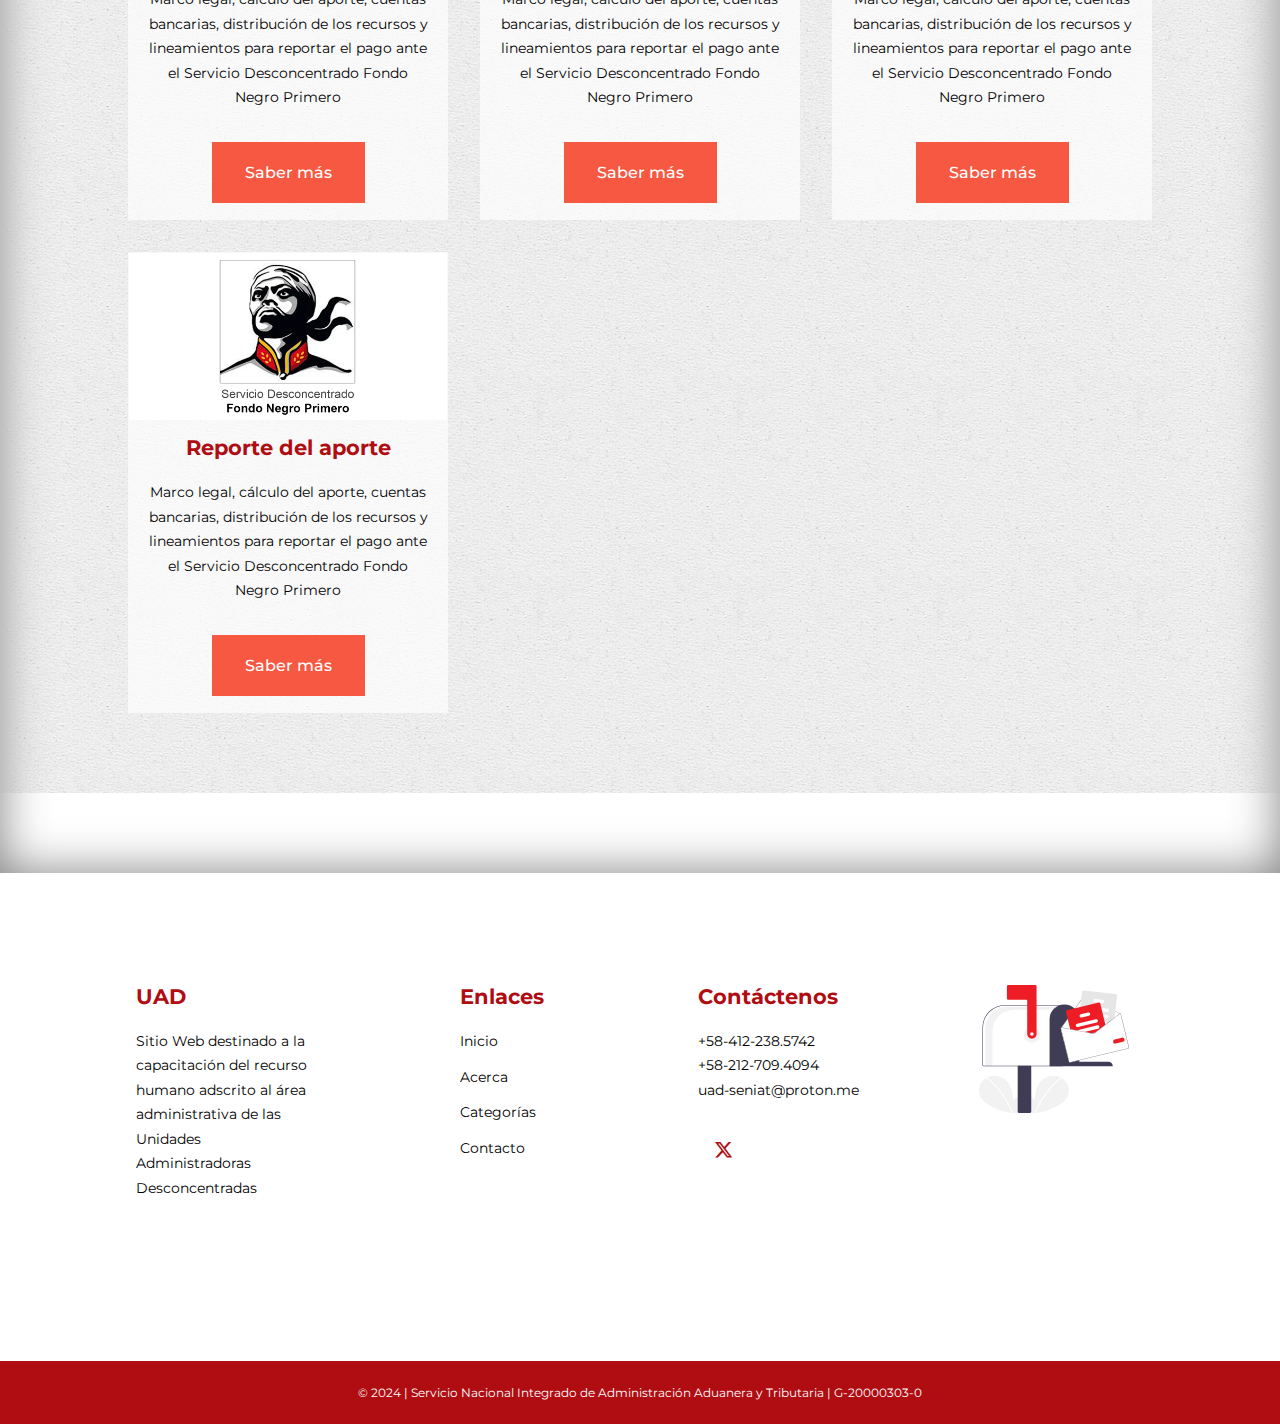
<file: categorias.html>
<!DOCTYPE html>
<html lang="es">
    
    <head>

        <meta charset="UTF-8">
        <meta name="viewport" content="width=device-width, initial-scale=1.0">
        <meta name="author" content="Frenedy Arzuro" />
        <meta name="copyright" content="Servicio Nacional Integrado de Administración Aduanera y Tributaria - Rif G-20000303-0" />

        <title>UAD - Categorías</title>
        
        <!-- estilos principales -->
        <link rel="stylesheet" href="./css/style.css">
        <link rel="stylesheet" href="./css/categorias.css">
        
        <!-- enlaces a iconos -->
        <link rel="stylesheet" href="https://unicons.iconscout.com/release/v4.0.8/css/line.css">
        <link rel="stylesheet" href="https://cdnjs.cloudflare.com/ajax/libs/font-awesome/6.4.2/css/all.min.css">
        
        <!-- enlaces a fuentes -->
        <link rel="preconnect" href="https://fonts.googleapis.com">
        <link rel="preconnect" href="https://fonts.gstatic.com" crossorigin="">
        <link href="https://fonts.googleapis.com/css2?family=Montserrat:wght@300;400;500;600;700;800;900&family=Oswald:wght@200&family=Roboto:ital,wght@0,100;0,500;1,100&display=swap" rel="stylesheet">

        <!-- favicons links -->
        <link rel="apple-touch-icon" sizes="180x180" href="/assets/icons/apple-touch-icon.png">
        <link rel="icon" type="image/png" sizes="32x32" href="/assets/icons/favicon-32x32.png">
        <link rel="icon" type="image/png" sizes="16x16" href="/assets/icons/favicon-16x16.png">

    </head>

    <body>

        <!-- /* ======================== NAVBAR ===================== */ -->


       <!-- /* ======================== MAIN ===================== */ -->
        <main>
            
            <!-- /* ==================== SPLASH SCREEN ================= */ -->
            <div id="loading-screen">
                <div class="loader"></div>
            </div>

            <section class="courses">
                
                <!-- /* ======================== bancos ===================== */ -->
                <section id="cat-bancos" class="banks-section">
                    <h2>Bancos</h2>
                    <div class="container courses__container">
                        <article class="course">
                            <div class="course__image">
                                <img src="./assets/images/bancos/venezuela/venezuela.webp" alt="Banco de Venezuela">
                            </div>
                            <div class="course__info">
                                <h4>Banco de Venezuela</h4>
                                <p>Gestione en línea las cuentas de gastos de funcionamiento y personal de la Unidad, realice transferencias, controle estatus de pagos y descargue estados de cuenta.</p>
                                <a href="bancos.html#bdv" class="btn btn-primary">Saber más</a>
                            </div>
                        </article>
                        
                        <article class="course">
                            <div class="course__image">
                                <img src="./assets/images/bancos/tesoro/tesoro.webp" alt="Banco del Tesoro">
                            </div>
                            <div class="course__info">
                                <h4>Banco del Tesoro</h4>
                                <p>Gestione en línea las cuentas de gastos de funcionamiento y personal de la Unidad, realice transferencias, controle estatus de pagos y descargue estados de cuenta.</p>
                                <a href="bancos.html#bt" class="btn btn-primary">Saber más</a>
                            </div>
                        </article>
                        
                        <article class="course">
                            <div class="course__image">
                                <img src="./assets/images/bancos/bicentenario/bicentenario.webp" alt="Banco Bicentenario">
                            </div>
                            <div class="course__info">
                                <h4>Banco Bicentenario</h4>
                                <p>Gestione en línea las cuentas de gastos de funcionamiento y personal de la Unidad.</p>
                                <a href="bancos.html#bic" class="btn btn-primary">Saber más</a>
                            </div>
                        </article>
                    </div>
                </section>
                
                <!-- /* ======================== logística ===================== */ -->
                <section id="cat-logistica" class="logistic-section">

                    <h2>Módulos de Logística</h2>
                    <div class="container courses__container">
                        <article class="course">
                            <div class="course__image">
                                <img src="./assets/images/modulos/control de suministros.webp" alt="control de suministros">
                            </div>
                            <div class="course__info">
                                <h4>Control de suministros</h4>
                                <p>Planifique, coordine y controle los recursos materiales y humanos necesarios para el funcionamiento de la Unidad Administradora Desconcentrada.</p>
                                <a href="modulos.html#ctl-suministros" class="btn btn-primary">Saber más</a>
                            </div>
                        </article>
                        
                        <article class="course">
                            <div class="course__image">
                                <img src="./assets/images/modulos/adquisiciones.webp" alt="adquisiciones">
                            </div>
                            <div class="course__info">
                                <h4>Adquisiciones</h4>
                                <p>Gestione las compras de bienes y servicios por parte de la Unidad mediante la creación de solicitudes de compra con proveedores</p>
                                <a href="modulos.html#adquisiciones" class="btn btn-primary">Saber más</a>
                            </div>
                        </article>

                    </div>

                </section>

                <!-- /* ======================== financieros ===================== */ -->
                <section id="cat-financieros" class="finance-section">

                    <h2>Módulos Financieros</h2>
                    <div class="container courses__container">
                        <article class="course">
                            <div class="course__image">
                                <img src="./assets/images/modulos/contabilidad.webp" alt="contabilidad">
                            </div>
                            <div class="course__info">
                                <h4>Contabilidad</h4>
                                <p>Controle las finanzas de la Unidad mediante el registro de ingresos, gastos, impuestos y balances, así como también genere estados financieros actualizados para la toma de decisiones.</p>
                                <a href="modulos.html#contabilidad" class="btn btn-primary">Saber más</a>
                            </div>
                        </article>
                        
                        <article class="course">
                            <div class="course__image">
                                <img src="./assets/images/modulos/ordenacion de pagos.webp" alt="Ordenación de pagos">
                            </div>
                            <div class="course__info">
                                <h4>Ordenación de pagos</h4>
                                <p>Elabore las órdenes de pago y calcule las retenciones de ley según la normativa vigente. Genere reportes para el control de las retenciones pendientes por pagar.</p>
                                <a href="modulos.html#orpa" class="btn btn-primary">Saber más</a>
                            </div>
                        </article>
                        
                        <article class="course">
                            <div class="course__image">
                                <img src="./assets/images/modulos/presupuesto.webp" alt="presupuesto">
                            </div>
                            <div class="course__info">
                                <h4>Presupuesto</h4>
                                <p>Planifique y controle los gastos de manera efectiva; realice reservas presupuestarias y genere reportes detallados de los ingresos y gastos de la Unidad.</p>
                                <a href="modulos.html#presupuesto" class="btn btn-primary">Saber más</a>
                            </div>
                        </article>
                        
                        <article class="course">
                            <div class="course__image">
                                <img src="./assets/images/modulos/tesoreria.webp" alt="tesorería">
                            </div>
                            <div class="course__info">
                                <h4>Tesorería</h4>
                                <p>Controle la ejecución y administración de los recursos financieros; cancele remuneraciones y compromisos adquiridos; aumente disponibilidad financiera y concilie cuentas de gastos.</p>
                                <a href="modulos.html#tesoreria" class="btn btn-primary">Saber más</a>
                            </div>
                        </article>
                    
                    </div>
                </section>

                <!-- /* ======================== crs ===================== */ -->
                <section id="cat-crs" class="crs-section">

                    <h2>Fondo Negro Primero</h2>
                    <div class="container courses__container">
                        <article class="course">
                            <div class="course__image">
                                <img src="./assets/images/fnp/fnp.webp" alt="Fondo Negro Primero">
                            </div>
                            <div class="course__info">
                                <h4>Bases legales</h4>
                                <p>Marco legal, cálculo del aporte, cuentas bancarias, distribución de los recursos y lineamientos para reportar el pago ante el Servicio Desconcentrado Fondo Negro Primero</p>
                                <a href="crs.html#bases" class="btn btn-primary">Saber más</a>
                            </div>
                        </article>

                        <article class="course">
                            <div class="course__image">
                                <img src="./assets/images/fnp/fnp.webp" alt="Fondo Negro Primero">
                            </div>
                            <div class="course__info">
                                <h4>Aporte</h4>
                                <p>Marco legal, cálculo del aporte, cuentas bancarias, distribución de los recursos y lineamientos para reportar el pago ante el Servicio Desconcentrado Fondo Negro Primero</p>
                                <a href="crs.html#aporte" class="btn btn-primary">Saber más</a>
                            </div>
                        </article>

                        <article class="course">
                            <div class="course__image">
                                <img src="./assets/images/fnp/fnp.webp" alt="Fondo Negro Primero">
                            </div>
                            <div class="course__info">
                                <h4>Cálculo del aporte</h4>
                                <p>Marco legal, cálculo del aporte, cuentas bancarias, distribución de los recursos y lineamientos para reportar el pago ante el Servicio Desconcentrado Fondo Negro Primero</p>
                                <a href="crs.html#calculo" class="btn btn-primary">Saber más</a>
                            </div>
                        </article>

                        <article class="course">
                            <div class="course__image">
                                <img src="./assets/images/fnp/fnp.webp" alt="Fondo Negro Primero">
                            </div>
                            <div class="course__info">
                                <h4>Reporte del aporte</h4>
                                <p>Marco legal, cálculo del aporte, cuentas bancarias, distribución de los recursos y lineamientos para reportar el pago ante el Servicio Desconcentrado Fondo Negro Primero</p>
                                <a href="crs.html#reporte" class="btn btn-primary">Saber más</a>
                            </div>
                        </article>
                    </div>

                </section>
            </section>

        </main>


        <!-- /* ======================== FOOTER ===================== */ -->

    <!-- /* ======================== SCRIPTS ==================== */ -->

        <script src="./js/script.js"></script>

    </body>
</html>
</file>
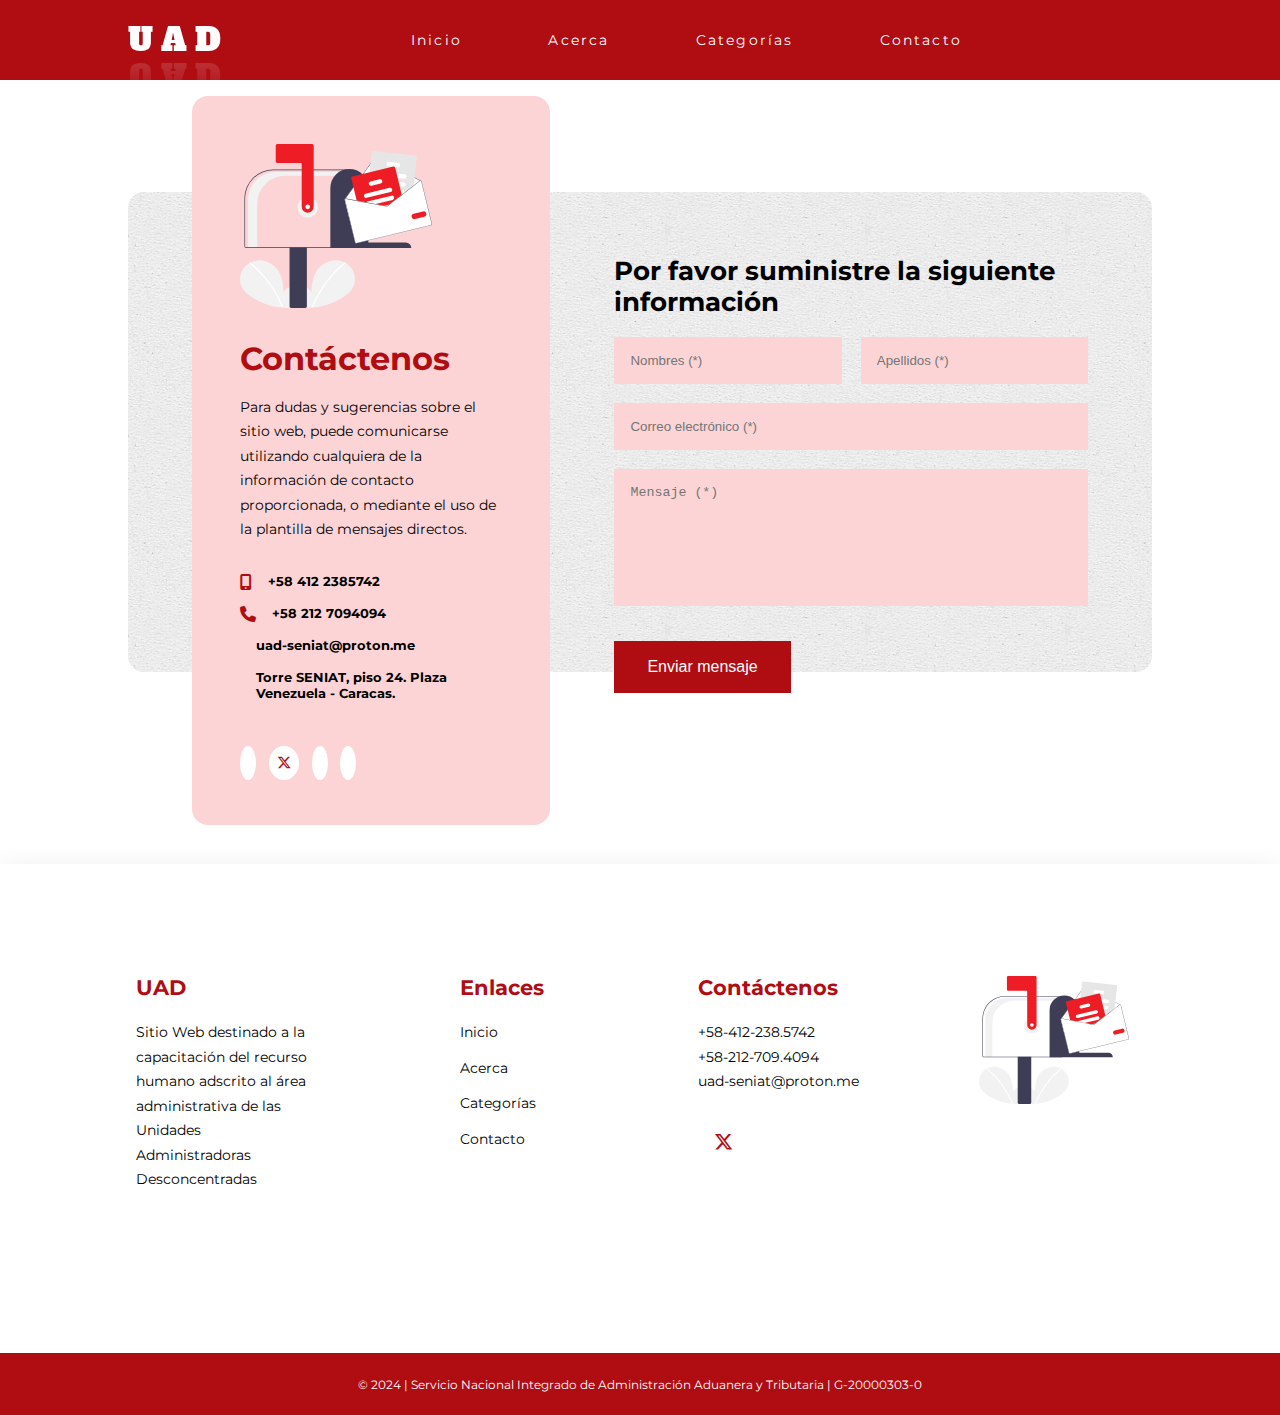
<file: contacto.html>
<!DOCTYPE html>
<html lang="es">
    
    <head>

        <meta charset="UTF-8">
        <meta name="viewport" content="width=device-width, initial-scale=1.0">
        <meta name="author" content="Frenedy Arzuro" />
        <meta name="copyright" content="Servicio Nacional Integrado de Administración Aduanera y Tributaria - Rif G-20000303-0" />

        <title>UAD - Contacto</title>
        
        <!-- estilos principales -->
        <link rel="stylesheet" href="./css/style.css">
        <link rel="stylesheet" href="./css/contacto.css">
        <!-- enlaces a iconos -->
        <link rel="stylesheet" href="https://unicons.iconscout.com/release/v4.0.8/css/line.css">
        <link rel="stylesheet" href="https://cdnjs.cloudflare.com/ajax/libs/font-awesome/6.4.2/css/all.min.css">
        
        <!-- enlaces a fuentes -->
        <link rel="preconnect" href="https://fonts.googleapis.com">
        <link rel="preconnect" href="https://fonts.gstatic.com" crossorigin="">
        <link href="https://fonts.googleapis.com/css2?family=Montserrat:wght@300;400;500;600;700;800;900&family=Oswald:wght@200&family=Roboto:ital,wght@0,100;0,500;1,100&display=swap" rel="stylesheet">

        <!-- favicons links -->
        <link rel="apple-touch-icon" sizes="180x180" href="/assets/icons/apple-touch-icon.png">
        <link rel="icon" type="image/png" sizes="32x32" href="/assets/icons/favicon-32x32.png">
        <link rel="icon" type="image/png" sizes="16x16" href="/assets/icons/favicon-16x16.png">

    </head>

    <body>

    <!-- /* ======================== NAVBAR ===================== */ -->

    <!-- /* ======================== MAIN ===================== */ -->
    
        <main>

            <!-- /* ==================== SPLASH SCREEN ================= */ -->
            <div id="loading-screen">
                <div class="loader"></div>
            </div>

            <section class="contact">
                <div class="container contact__container">
                    
                    <aside class="contact__aside">
                        <div class="aside__image">
                            <img src="./assets/images/undraw_mailbox_re_dvds.svg" alt="imagen contactos">
                        </div>
                        <h2>Contáctenos</h2>
                        <p>Para dudas y sugerencias sobre el sitio web, puede comunicarse utilizando cualquiera de la información de contacto proporcionada, o mediante el uso de la plantilla de mensajes directos. </p>
                        <ul class="contact__details">
                            <li>
                                <i class="fa-solid fa-mobile-screen-button"></i>
                                <h5>+58 412 2385742</h5>
                            </li>
                            <li>
                                <i class="fa-solid fa-phone"></i>
                                <h5>+58 212 7094094</h5>
                            </li>
                            <li>
                                <i class="uil uil-envelope"></i>
                                <h5>uad-seniat@proton.me</h5>
                            </li>
                            <li>
                                <i class="uil uil-location-point"></i>
                                <h5>Torre SENIAT, piso 24. Plaza Venezuela - Caracas.</h5>
                            </li>
                        </ul>

                        <ul class="contact__socials">
                            <li><a href="mailto:asiste@seniat.gob.ve" title="Correo"><i class="uil uil-envelope-alt"></i></a></li>
                        <li><a href="https://www.x.com/Seniat_Oficial" title="X.com"><i class="fa-brands fa-x-twitter"></i></a></li>
                        <li><a href="https://www.instagram.com/seniat_oficial/" title="Instagram"><i class="uil uil-instagram"></i></a></li>
                        <li><a href="https://www.youtube.com/noticiasseniat" title="Youtube"><i class="uil uil-youtube"></i></a></li>
                        </ul>
                    </aside>


                    <form action="https://formspree.io/f/xyyqpgdl" method="post" class="contact__form">
                        <h3>Por favor suministre la siguiente información</h3>
                        <div class="form__name">
                            <input type="text" name="First Name" placeholder="Nombres (*)" required oninvalid="this.setCustomValidity('Debe colocar sus nombres')">
                            <input type="text" name="Last Name" placeholder="Apellidos (*)" required oninvalid="this.setCustomValidity('Debe colocar sus apellidos')">
                        </div>
                        <input type="email" name="Email Address" placeholder="Correo electrónico (*)" required oninvalid="this.setCustomValidity('El correo electrónico es inválido')">
                        <textarea id="Message" name="Message" rows="7" placeholder="Mensaje (*)" required oninvalid="this.setCustomValidity('Debe colocar un mensaje')"></textarea>
                        <button type="submit" class="btn btn-primary">Enviar mensaje</button>
                    </form>
                </div>

            </section>

        </main>



    <!-- /* ======================== FOOTER ===================== */ -->

    <!-- /* ======================== SCRIPTS ==================== */ -->

        <script src="./js/script.js"></script>
 
    </body>
</html>
</file>
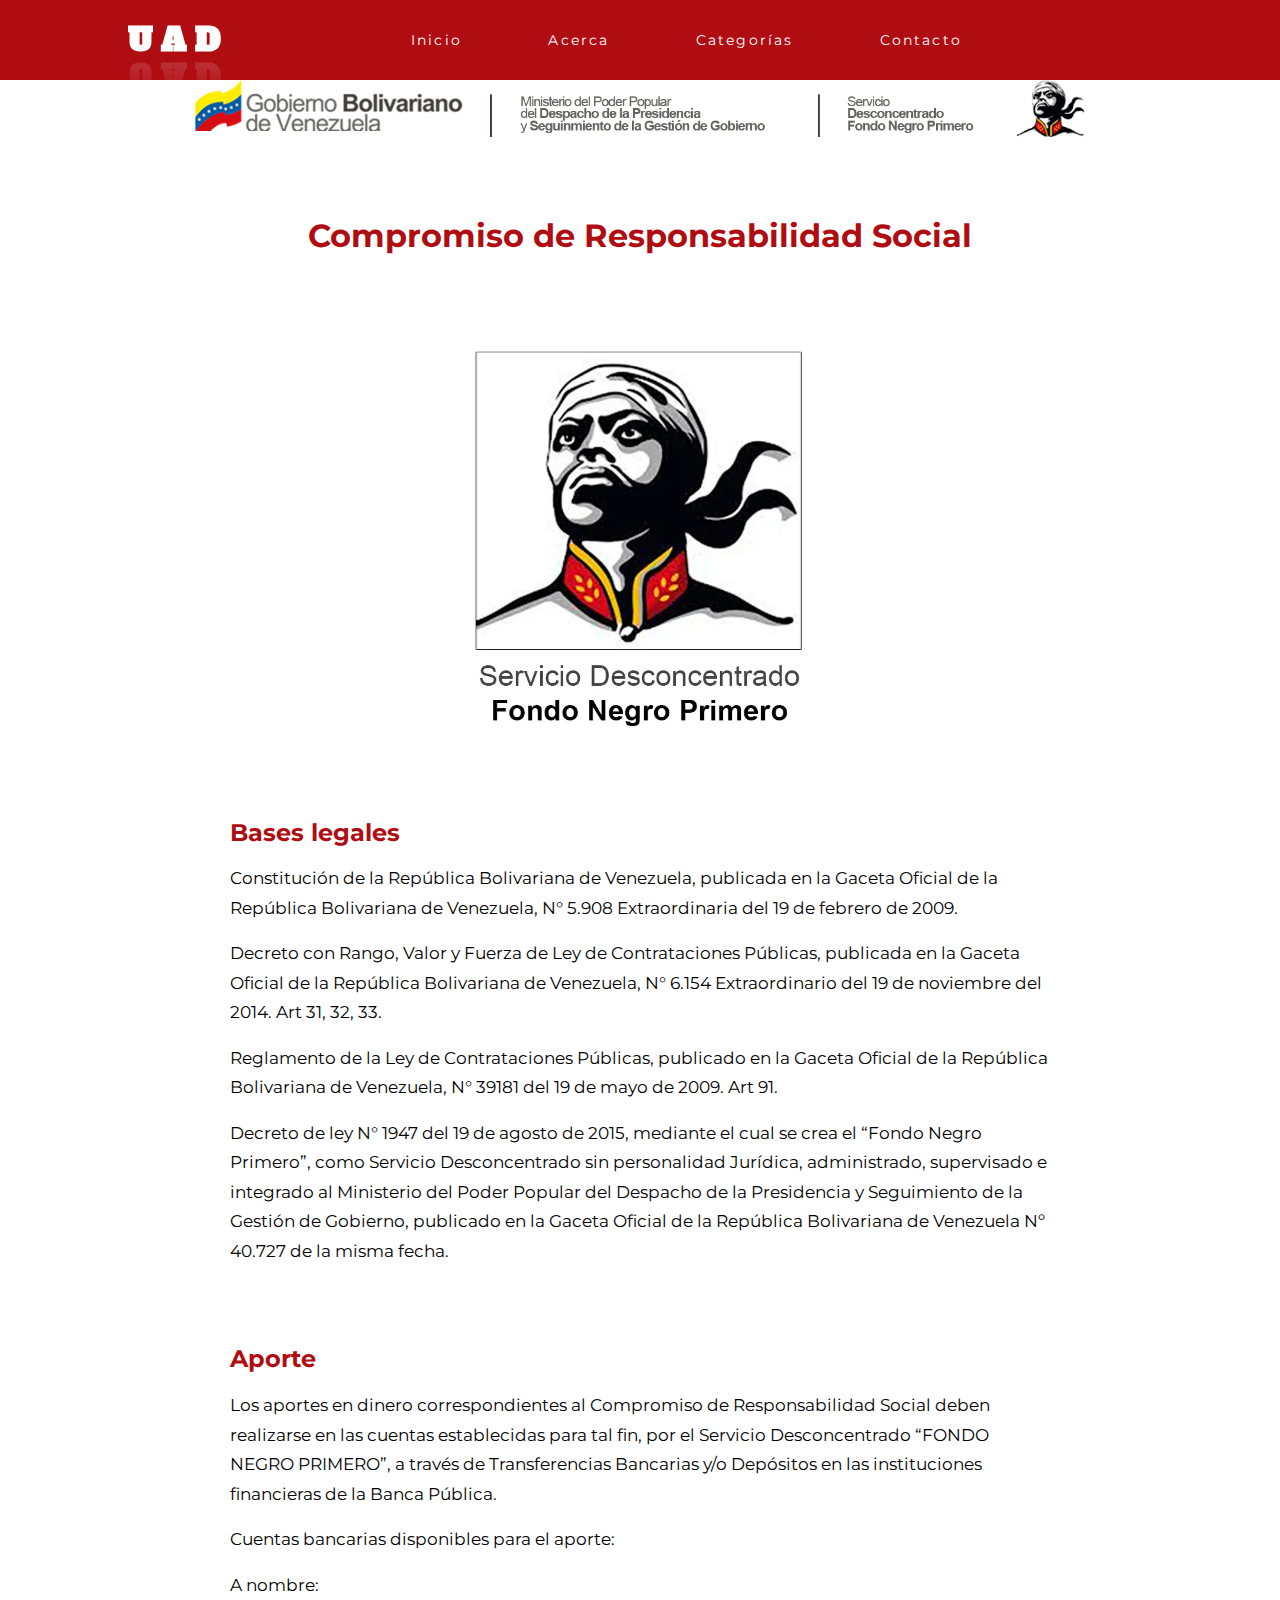
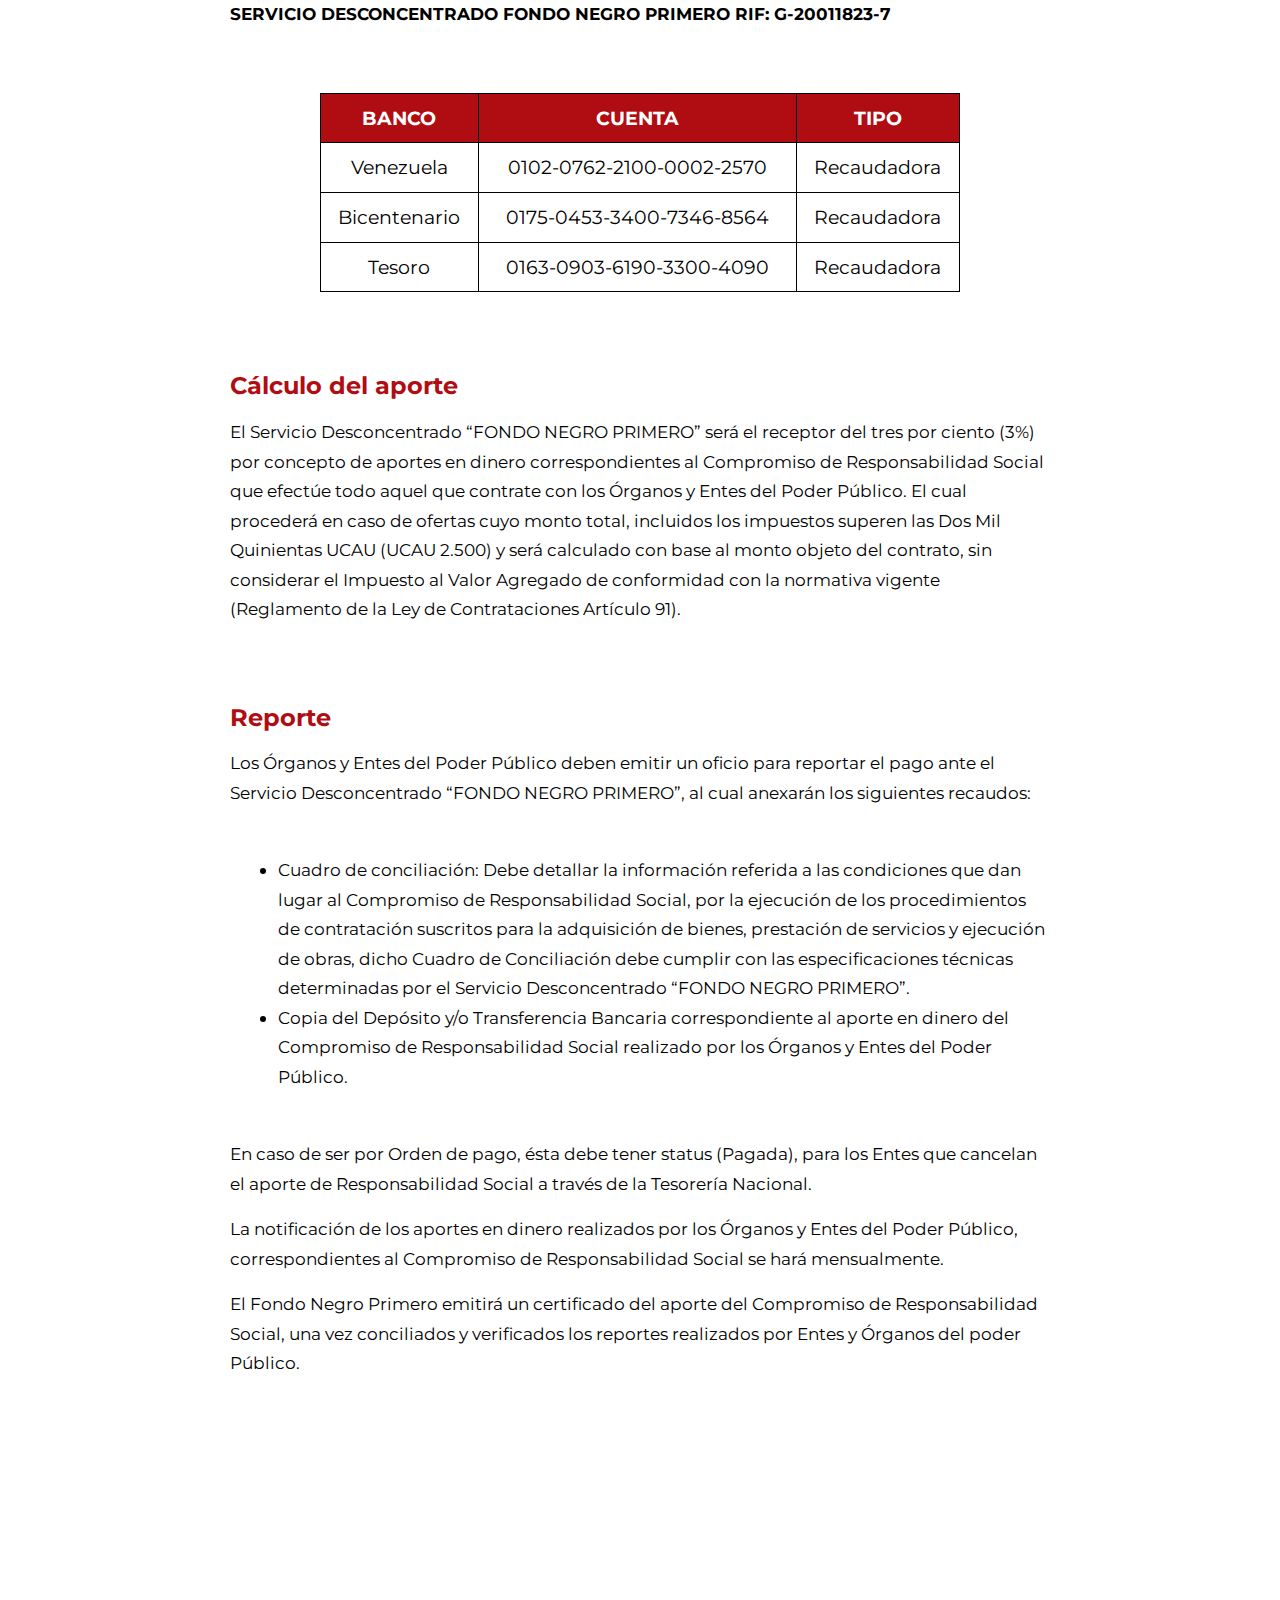
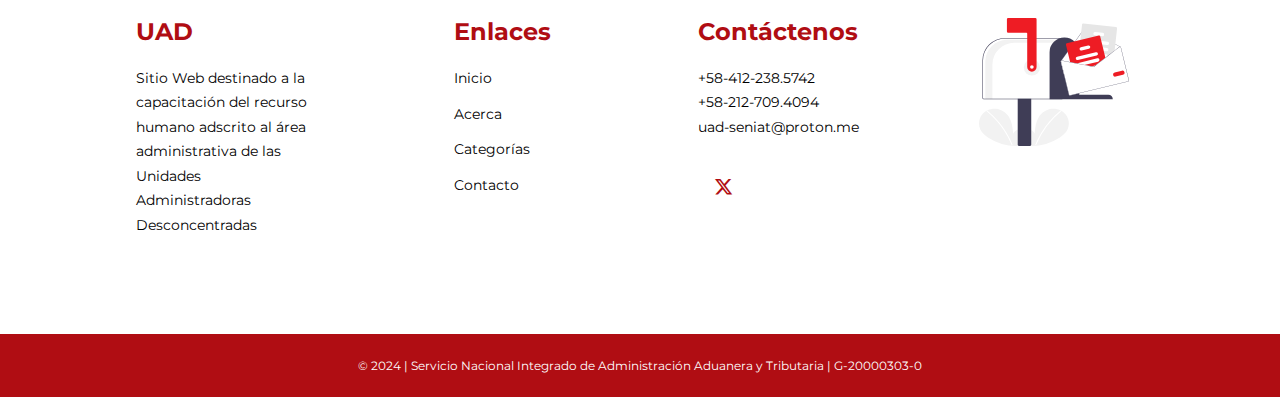
<file: crs.html>
<!DOCTYPE html>
<html lang="es">
    
    <head>

        <meta charset="UTF-8">
        <meta name="viewport" content="width=device-width, initial-scale=1.0">
        <meta name="author" content="Frenedy Arzuro" />
        <meta name="copyright" content="Servicio Nacional Integrado de Administración Aduanera y Tributaria - Rif G-20000303-0" />

        <title>UAD - Responsabilidad Social</title>
        
        <!-- estilos principales -->
        <link rel="stylesheet" href="./css/style.css">
        <link rel="stylesheet" href="./css/crs.css">
        
        <!-- enlaces a iconos -->
        <link rel="stylesheet" href="https://unicons.iconscout.com/release/v4.0.8/css/line.css">
        <link rel="stylesheet" href="https://cdnjs.cloudflare.com/ajax/libs/font-awesome/6.4.2/css/all.min.css">
        
        <!-- enlaces a fuentes -->
        <link rel="preconnect" href="https://fonts.googleapis.com">
        <link rel="preconnect" href="https://fonts.gstatic.com" crossorigin="">
        <link href="https://fonts.googleapis.com/css2?family=Montserrat:wght@300;400;500;600;700;800;900&family=Oswald:wght@200&family=Roboto:ital,wght@0,100;0,500;1,100&display=swap" rel="stylesheet">

        <!-- favicons links -->
        <link rel="apple-touch-icon" sizes="180x180" href="/assets/icons/apple-touch-icon.png">
        <link rel="icon" type="image/png" sizes="32x32" href="/assets/icons/favicon-32x32.png">
        <link rel="icon" type="image/png" sizes="16x16" href="/assets/icons/favicon-16x16.png">

    </head>

    <body>

        <!-- /* ======================== NAVBAR ===================== */ -->
       

       <!-- /* ======================== MAIN ===================== */ -->
        <main>

            <!-- /* ==================== SPLASH SCREEN ================= */ -->
            <div id="loading-screen">
                <div class="loader"></div>
            </div>
            
            <section class="crs">
                <div  id="cat-crs" class="cintillo">
                    <img src="/assets/images/fnp/cintillo.png" alt="cintillo">
                    <span id="bases"></span> 
                </div>
                <h2>Compromiso de Responsabilidad Social</h2>
                <img id="fnp-webp" src="./assets/images/fnp/fnp.webp" alt="Negro Primero.webp">
                <div class="container crs__container">
                    <article class="crs">
                        
                        <div class="crs__info">
                            <h4>Bases legales</h4>
                                <p>Constitución de la República Bolivariana de Venezuela, publicada en la Gaceta Oficial de la República Bolivariana de Venezuela, N° 5.908 Extraordinaria del 19 de febrero de 2009.</p>

                                <p>Decreto con Rango, Valor y Fuerza de Ley de Contrataciones Públicas, publicada en la Gaceta Oficial de la República Bolivariana de Venezuela, N° 6.154 Extraordinario del 19 de noviembre del 2014. Art 31, 32, 33. </p>

                                <p>Reglamento de la Ley de Contrataciones Públicas, publicado en la Gaceta Oficial de la República Bolivariana de Venezuela, N° 39181 del 19 de mayo de 2009. Art 91. </p>

                                <p>Decreto de ley N° 1947 del 19 de agosto de 2015, mediante el cual se crea el “Fondo Negro Primero”, como Servicio Desconcentrado sin personalidad Jurídica, administrado, supervisado e integrado al Ministerio del Poder Popular del Despacho de la Presidencia y Seguimiento de la Gestión de Gobierno, publicado en la Gaceta Oficial de la República Bolivariana de Venezuela Nº 40.727 de la misma fecha.</p>
                                <span id="aporte"></span> 
                        </div>

                    </article>
                    <article class="crs">

                        
                        <div class="crs__info">
                            
                            <h4>Aporte</h4>
                            <p>Los aportes en dinero correspondientes al Compromiso de Responsabilidad Social deben realizarse en las cuentas establecidas para tal fin, por el Servicio Desconcentrado “FONDO NEGRO PRIMERO”, a través de Transferencias Bancarias y/o Depósitos en las instituciones financieras de la Banca Pública. </p>
                            <p>Cuentas bancarias disponibles para el aporte:</p>
                            <p>A nombre: <br> <span>SERVICIO DESCONCENTRADO FONDO NEGRO PRIMERO RIF: G-20011823-7</span></p>

                            <table>
                                <thead>
                                    <tr>
                                        <th>BANCO</th>
                                        <th>CUENTA</th>
                                        <th>TIPO</th>
                                    </tr>
                                </thead>
                                <tbody>
                                    <tr>
                                        <td>Venezuela</td>
                                        <td>0102-0762-2100-0002-2570</td>
                                        <td>Recaudadora</td>
                                    </tr>
                                    <tr>
                                        <td>Bicentenario</td>
                                        <td>0175-0453-3400-7346-8564</td>
                                        <td>Recaudadora</td>
                                    </tr>
                                    <tr>
                                        <td>Tesoro</td>
                                        <td>0163-0903-6190-3300-4090</td>
                                        <td>Recaudadora</td>
                                    </tr>
                                </tbody>
                            </table>
                            <span id="calculo"></span> 
                        </div>
                    </article>

                    <article class="crs">

                        
                        <div class="crs__info">
                            <h4>Cálculo del aporte</h4>
                            <p>El Servicio Desconcentrado “FONDO NEGRO PRIMERO” será el receptor del tres por ciento (3%) por concepto de aportes en dinero correspondientes al Compromiso de Responsabilidad Social que efectúe todo aquel que contrate con los Órganos y Entes del Poder Público. El cual procederá en caso de ofertas cuyo monto total, incluidos los impuestos superen las Dos Mil Quinientas UCAU (UCAU 2.500) y será calculado con base al monto objeto del contrato, sin considerar el Impuesto al Valor Agregado de conformidad con la normativa vigente (Reglamento de la Ley de Contrataciones Artículo 91).</p>
                            <span id="reporte"></span> 
                        </div>
                    </article>

                    <article class="crs">

                        
                        <div class="crs__info">
                            <h4>Reporte</h4>
                            <p>Los Órganos y Entes del Poder Público deben emitir un oficio para reportar el pago ante el Servicio Desconcentrado “FONDO NEGRO PRIMERO”, al cual anexarán los siguientes recaudos: </p>

                            <ol>
                                <li>Cuadro de conciliación: Debe detallar la información referida a las condiciones que dan lugar al Compromiso de Responsabilidad Social, por la ejecución de los procedimientos de contratación suscritos para la adquisición de bienes, prestación de servicios y ejecución de obras, dicho Cuadro de Conciliación debe cumplir con las especificaciones técnicas determinadas por el Servicio Desconcentrado “FONDO NEGRO PRIMERO”. </li>
                                <li>Copia del Depósito y/o Transferencia Bancaria correspondiente al aporte en dinero del Compromiso de Responsabilidad Social realizado por los Órganos y Entes del Poder Público. </li>
                            </ol>
                            
                            <p>En caso de ser por Orden de pago, ésta debe tener  status (Pagada), para los Entes que cancelan el aporte de Responsabilidad Social a través de la Tesorería Nacional.  </p>
                            
                            <p>La notificación de los aportes en dinero realizados por los Órganos y Entes del Poder Público, correspondientes al Compromiso de Responsabilidad Social se hará mensualmente. </p>
                            
                            <p>El Fondo Negro Primero emitirá un certificado del aporte del Compromiso de Responsabilidad Social, una vez conciliados y verificados los reportes realizados por Entes y Órganos del poder Público. </p>
                        </div>
                    </article>
                    

                </div>

            </section>

        </main>


        <!-- /* ======================== FOOTER ===================== */ -->

    <!-- /* ======================== SCRIPTS ==================== */ -->

        <script src="./js/script.js"></script>
 
    </body>
</html>
</file>
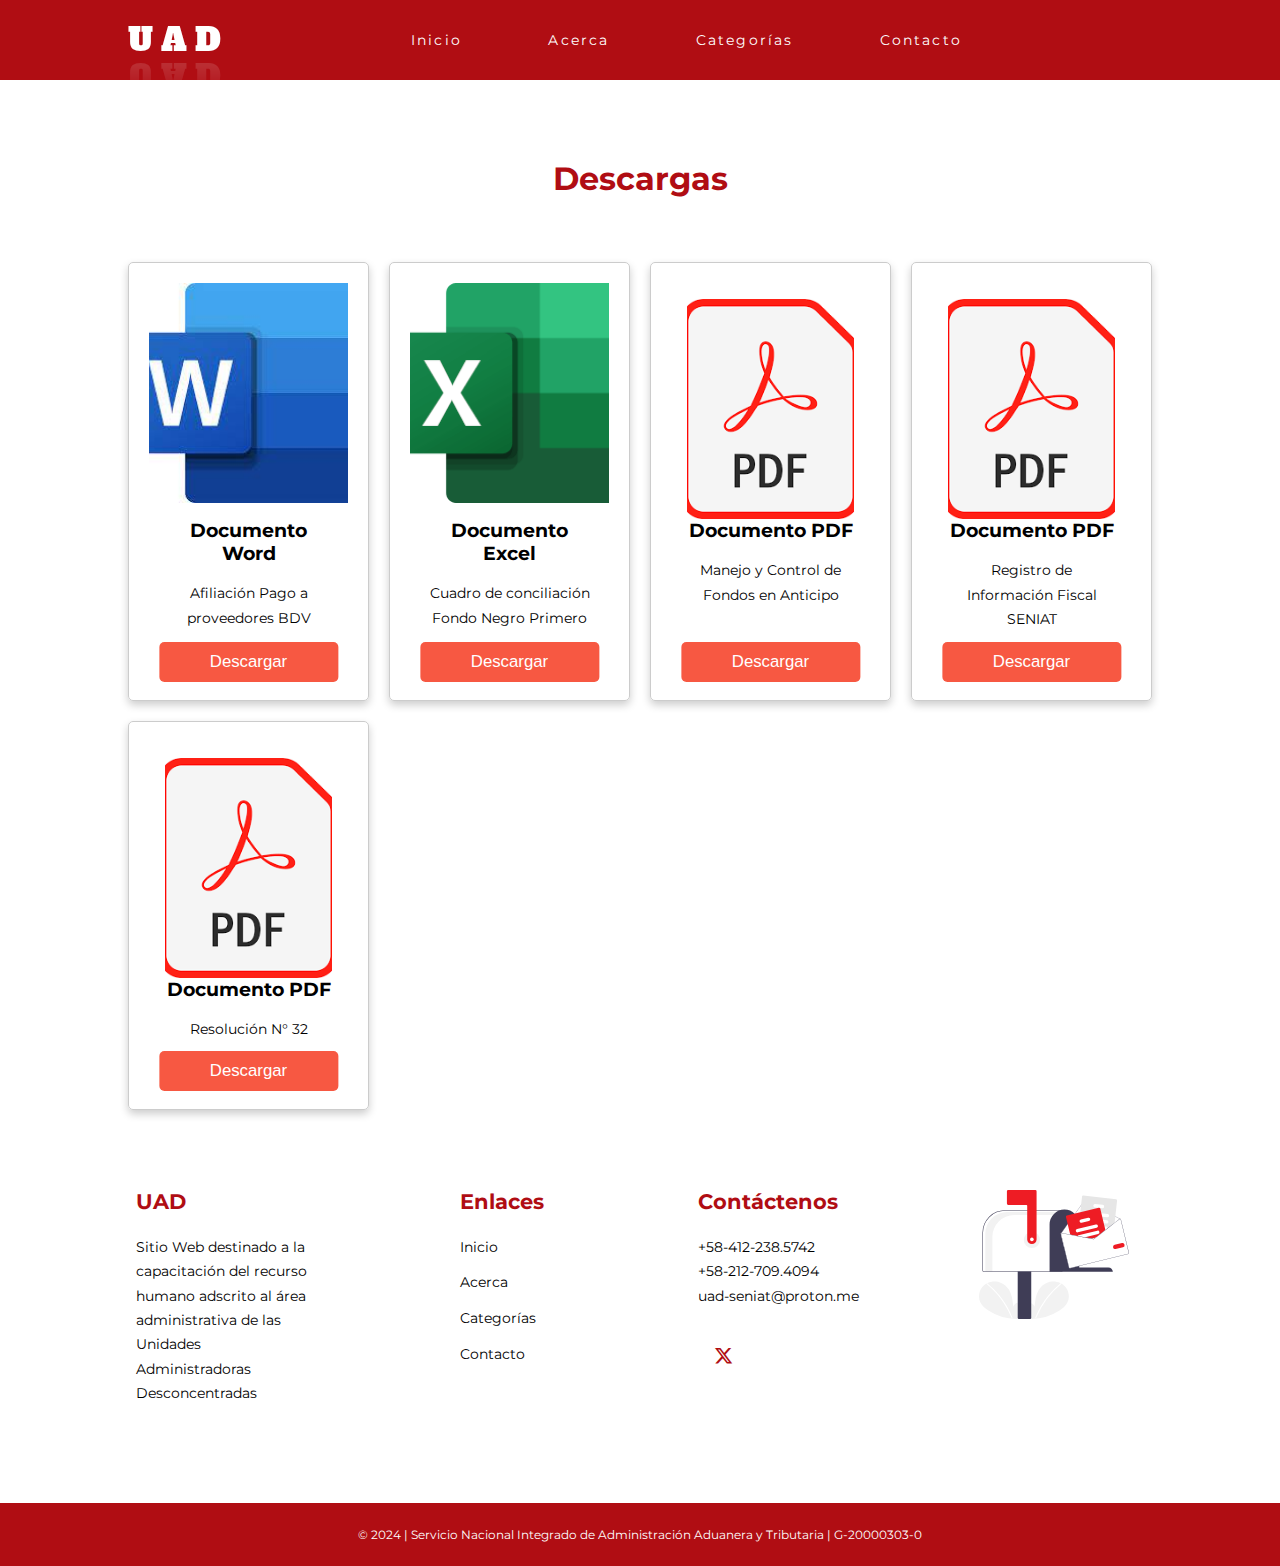
<file: descargas.html>
<!DOCTYPE html>
<html lang="es">
    
    <head>

        <meta charset="UTF-8">
        <meta name="viewport" content="width=device-width, initial-scale=1.0">
        <meta name="author" content="Frenedy Arzuro" />
        <meta name="copyright" content="Servicio Nacional Integrado de Administración Aduanera y Tributaria - Rif G-20000303-0" />

        <title>UAD - Acerca</title>
        
        <!-- estilos principales -->
        <link rel="stylesheet" href="./css/style.css">
        <link rel="stylesheet" href="./css/descargas.css">
        
        <!-- enlaces a iconos -->
        <link rel="stylesheet" href="https://unicons.iconscout.com/release/v4.0.8/css/line.css">
        <link rel="stylesheet" href="https://cdnjs.cloudflare.com/ajax/libs/font-awesome/6.4.2/css/all.min.css">
        
        <!-- enlaces a fuentes -->
        <link rel="preconnect" href="https://fonts.googleapis.com">
        <link rel="preconnect" href="https://fonts.gstatic.com" crossorigin="">
        <link href="https://fonts.googleapis.com/css2?family=Montserrat:wght@300;400;500;600;700;800;900&family=Oswald:wght@200&family=Roboto:ital,wght@0,100;0,500;1,100&display=swap" rel="stylesheet">

        <!-- favicons links -->
        <link rel="apple-touch-icon" sizes="180x180" href="/assets/icons/apple-touch-icon.png">
        <link rel="icon" type="image/png" sizes="32x32" href="/assets/icons/favicon-32x32.png">
        <link rel="icon" type="image/png" sizes="16x16" href="/assets/icons/favicon-16x16.png">

    </head>

    <body>

    <!-- /* ======================== NAVBAR ===================== */ -->
 

    <!-- /* ======================== MAIN ===================== */ -->
    
    <main>
        
        <!-- /* ==================== SPLASH SCREEN ================= */ -->
        <div id="loading-screen">
            <div class="loader"></div>
        </div>

        <section class="descarga">
            <h2>Descargas</h2>
        </section>
        
        <section class="downloads">
            
            <div class="download__card" data-file-url="./assets/downloads/APE.596 - Afiliacion.docx">
                <img class="image_card" src="./assets/images/word.jpg" alt="Word Icon">
                <div>
                    <h3>Documento Word</h3>
                    <p>Afiliación Pago a proveedores BDV</p>
                </div>
                <button class="btn btn--green download-btn">Descargar <i class="uil uil-arrow-down"></i></button>
            </div>

            <div class="download__card" data-file-url="./assets/downloads/CUADRO_DE_CONCILIACION.xls">
                <img class="image_card" src="./assets/images/excel.png" alt="Excel Icon">
                <div>
                    <h3>Documento Excel</h3>
                    <p>Cuadro de conciliación Fondo Negro Primero</p>
                </div>
                <button class="btn btn--green download-btn">Descargar <i class="uil uil-arrow-down"></i></button>
            </div>

            <div class="download__card" data-file-url="./assets/downloads/MANEJO_CONTROL_FONDOS_ANTICIPO_2010.pdf">
                <div>
                    <img class="image_card" src="./assets/images/pdf.png" alt="PDF Icon">
                    <h3>Documento PDF</h3>
                    <p>Manejo y Control de Fondos en Anticipo</p>
                </div>
                <button class="btn btn--green download-btn">Descargar <i class="uil uil-arrow-down"></i></button>
            </div>

            <div class="download__card" data-file-url="./assets/downloads/RIF_SENIAT.pdf">
                <div>
                    <img class="image_card" src="./assets/images/pdf.png" alt="PDF Icon">
                    <h3>Documento PDF</h3>
                    <p>Registro de Información Fiscal SENIAT</p>
                </div>
                <button class="btn btn--green download-btn">Descargar <i class="uil uil-arrow-down"></i></button>
            </div>

            <div class="download__card" data-file-url="./assets/downloads/RESOLUCION_32.pdf">
                <div>
                    <img class="image_card" src="./assets/images/pdf.png" alt="PDF Icon">
                    <h3>Documento PDF</h3>
                    <p>Resolución N° 32</p>
                </div>
                <button class="btn btn--green download-btn">Descargar <i class="uil uil-arrow-down"></i></button>
            </div>

        </section>
        </main>

    <!-- /* ======================== SCRIPTS ==================== */ -->

        <script src="./js/script.js"></script>
 
    </body>
</html>
</file>
<file: css/style.css>
@import url('https://fonts.googleapis.com/css2?family=Alfa+Slab+One&display=swap');

* {
    margin: 0;
    padding: 0;
    border: 0;
    outline: 0;
    text-decoration: none;
    list-style: none;
    box-sizing: border-box;
}


:root {
    --color-avatar: #B00D13;
    --color-bg: none;
    --color-bg1: #fff;
    --color-bg2: #FCD4D6;
    --color-bg-categories:#2e3267;
    --color-bg-courses:#000;
    --color-bg-faqs:#2e3267;
    --color-bg-footer:#FFF;
    --color-bg-footer-copyright:#B00D13;
    --color-bg-testimonials:#000;
    --color-black: #000;
    --color-btn-close: #B00d13;
    --color-btn1: #fff;
    --color-btn-primary: #FFF;
    --color-btn-secondary: #f75842;
    --color-category-shadow:  rgba(0, 0, 0, .3);
    --color-danger: #f75842;
    --color-danger-variant: rgba(247,88,66,0.4);
    --color-header-bg: #B00D13;
    --color-light: rgba(253, 253, 253, 0.7);
    --color-primary: #B00D13;
    --color-socials: #B00D13; 
    --color-success: #1BEEA1;
    --color-toggle: #c0c0c0;
    --color-warning: #851C89;
    --color-white: #fff;
    --container-width-lg: 80%;
    --container-width-md: 90%;
    --container-width-sm: 94%;
    --dark-bg:#FEEFEF;
    --font-btn-primary: #B00D13;
    --font-btn-secondary: #fff;
    --font-category-h1:#B00D13;
    --font-category-h5: #B00d13;
    --font-category-p: #000;
    --font-color1: #fff;
    --font-color2: #000;
    --font-color-socials: #000;
    --footer-bg: #B00D13;
    --hover-btn-primary: #f75842;
    --hover-btn-secondary: #000;
    --hover-font-btn-secondary: #f75842;
    --light-bg: #FEEFEF;
    --textured-bg: url(/assets/images/bg-texture.png);
    --transition: all 400ms ease;
}

.dark-theme {
    --color-avatar: #424890;
    --color-bg: #1f2641;
    --color-bg1: #2e3267;
    --color-bg2: #424890;
    --color-bg-categories:#2e3267;
    --color-bg-courses:#;
    --color-bg-faqs:#2e3267;
    --color-bg-footer:#424890;
    --color-bg-footer-copyright: #6c63ff;
    --color-bg-testimonials:#;
    --color-btn-close: #f75842;
    --color-btn1: transparent;
    --color-btn-primary: #f75842;
    --color-btn-secondary: #f75842;
    --color-header-bg: none;
    --color-category-shadow:  rgba(200, 200, 200, .2);
    --color-light: transparent;
    --color-primary: #6c63ff;
    --color-socials: #fff;
    --color-success: #00bf8e;
    --color-toggle: #EDEC1C;
    --color-warning: #f7c94b;
    --dark-bg:#424890;
    --font-btn-primary: #fff;
    --font-btn-secondary: #fff;
    --font-color-socials: #fff;
    --font-category-h1:#fff;
    --font-category-h5: #fff;
    --font-category-p: #fff;
    --font-color1: #000;
    --font-color1:#000;
    --font-color2: #fff;
    --font-color2: #fff;
    --header-bg: transparent;
    --hover-btn-primary: transparent;
    --hover-btn-secondary: transparent;
    --hover-font-btn-secondary: #fff;
    --light-bg: #2e3267;
    --textured-bg: none;
}

header {
    background-image: var(--textured-bg);
    background-color: var(--color-header-bg);
}

body {
    background: var(--color-bg);
    color: var(--font-color2);
    font-family: 'Montserrat', sans-serif;
    line-height: 1.7;
    overflow: auto;
    transition: background .4s ease-in-out;    
}

section {
    padding: 5rem 0;
}

section h2 {
    margin-bottom: 4rem;
    text-align: center;
}

h1, h2, h3, h4, h5 {
    line-height: 1.2;
}

h2 {
    color: var(--color-primary);
    font-size: 2rem;
}

h3 {
    font-size: 1.6rem;
}

h4 {
    color: var(--color-primary);
    font-size: 1.3rem;
}

a {
    color: var(--color-white);
}

img{
    display: block;
    object-fit: cover;
    width: 100%;
}

.container {
    margin: 0 auto;
    width: var(--container-width-lg);
}

.btn {
    border: 1px solid transparent;
    display: inline-block;
    font-weight: 500;
    padding: 1rem 2rem;
    transition: var(--transition);  
}

.waviy-stop {
    font-size: 1.91rem;
    font-weight: 900;
    position: relative;
}

.waviy {
    font-size: 2rem;
    position: relative;
    -webkit-box-reflect: below -20px linear-gradient(transparent, rgba(0,0,0,.2));
}

.waviy span {
    animation: waviy 2s infinite;
    animation-delay: calc(.2s * var(--i));    
    color: var(--color-white);
    display: inline-block;
    font-family: 'Alfa Slab One', cursive;
    position: relative;
    text-transform: uppercase;
}

@keyframes waviy {
    0%,40%,100% {
    transform: translateY(0px)
    }
    20% {
        transform: translateY(-6px)}
}


/* ==================== SPLASH SCREEN ============================*/
#loading-screen {
    position: fixed;
    width: 100%;
    height: 100%;
    top: 0;
    left: 0;
    background-color: #fff;
    display: flex;
    justify-content: center;
    align-items: center;
    z-index: 9999;
    opacity: 0.5;
}

.loader {
    border: 16px solid #f3f3f3;
    border-radius: 50%;
    border-top: 16px solid #3498db;
    width: 120px;
    height: 120px;
    -webkit-animation: spin 0.8s linear infinite; /* Safari */
    animation: spin 2s linear infinite;
}

/* Safari */
@-webkit-keyframes spin {
    0% { -webkit-transform: rotate(0deg); }
    100% { -webkit-transform: rotate(360deg); }
}

@keyframes spin {
    0% { transform: rotate(0deg); }
    100% { transform: rotate(360deg); }
}

.fade-out {
    animation: fadeOut 1s;
    animation-fill-mode: forwards;
}

@keyframes fadeOut {
    100% {
        opacity: 0;
        visibility: hidden;
    }
}


/* ==================== NAVBAR ============================*/
nav {
    background: transparent;
    height: 5rem;
    position: fixed;
    top: 0;
    width: 100vw;
    z-index: 11;
}

nav button {
    display:none;
}

nav button#toggle-menu-btn {
    background: transparent;
    color: var(--color-white);
    cursor: pointer;
    display: block;
    font-size: 1.5rem;
}

nav button#toggle-menu-btn:hover {
    color: var(--color-toggle);
    transition: 500ms ease-in-out;
}

.window-scroll {
    background: var(--color-primary);
    box-shadow: 0 1rem 2rem rgba(0,0,0,0.2);
    color: var(--color-black);
    border-bottom: #fff solid 0.7px;
}

.nav__container {
    align-items: center;  
    display: flex;
    height: 100%;
    justify-content: space-between;
}

.nav__menu {
    align-items: center;
    display: flex;
    gap: 4rem;
}

.nav__menu li a {
    display: inline-block;
    font-size: .9rem;
    letter-spacing: 0.15em;
    padding: 0 .7rem;
    position: relative;
    text-decoration: none;
    transition: var(--transition);
}

.nav__menu li a::before {
    background-color: #fff;
    bottom: -0.4rem;
    content: "";
    height: 2px;
    left: 0;
    position: absolute;
    transition: width 0.25s ease-in-out;
    width: 0;
}

.nav__menu li a:hover::before {
    width: 100%;
}

.nav__menu a:hover {
    color: var(--color-white);
}


/* ==================== HEADER ============================*/
.header {
    background-image: var(--textured-bg);
    height: 70vh;
    margin-bottom: 5rem;
    overflow: hidden;
    position: relative;
    top: 5rem;
}

.header__container {
    align-items: center;
    display: grid;
    gap: 5rem;
    grid-template-columns: 1fr 1fr;
    height: 100%;
    padding-top: 5rem;
}

.header__container .btn-primary {
    background: var(--color-btn-primary);
    color: var(--font-btn-primary);
    margin-bottom: 2rem;
}

.header__container .btn-primary:hover {
    background-color: var(--hover-btn-primary);
    border-color: var(--color-white);
    color: var(--color-white);
}

.header__left h1 {
    color: var(--color-white);
    font-size: 3rem;
    font-family:'Gill Sans', 'Gill Sans MT', Calibri, 'Trebuchet MS', sans-serif;
}

.header__left p {
    color: var(--color-white);
    font-size: 1.2rem;
    margin: 2.4rem 0 2.4rem;
}

.header__left a {
    background: var(--color-btn-primary);
}

/* ==================== CATEGORIES ========================*/
.categories {
    background: var(--light-bg);
    height: fit-content;
}

.categories h1 {
    color: var(--font-category-h1);
    font-size: 2.1rem;
    margin-bottom: 3rem;
    margin-top: 0;
    padding-top: 0;
}

.category h5 {
    color: var(--font-category-h5);
    font-weight: bolder;
    margin: 2rem 0 1rem;
}

.category p {
    color: var(--font-category-p);
    font-size: .85rem;
}

.categories__container {
    display: grid;
    font-size: 1.1rem;
    grid-template-columns: 40% 60%;
}

.categories__left {
    align-items: center;
    display: grid;
    grid-template-rows: repeat(3, 1fr);
    height: 30rem;
    justify-content: center;
    margin-top: 1rem;
}

.categories__left a {
    background-color: #fff;
    margin-bottom: 0;
    margin-top: 2rem;
    text-align: center;
    width: fit-content;
}

.categories__left p {
    font-size: 1.3rem;
    margin: 0;
    padding-right: 2rem;
}

.categories__left img {
    justify-content: center;
    margin-top: 2rem;
    max-width: 20vw;
    padding-left: 6rem;
}

.categories__left .btn-secondary {
    background: var(--color-btn-secondary);
    color: var(--font-btn-secondary);
}

.categories__left .btn-secondary:hover {
    background: var(--hover-btn-secondary);
    border: 1px solid var(--hover-font-btn-secondary);
    color: var(--hover-font-btn-secondary);
}

.categories__right {
    display: grid;
    gap: 1.2rem;
    grid-template-columns: repeat(3, 1fr);
}

.category {
    background: var(--color-bg2);
    border-radius: 2rem;
    padding: 2rem;
    transition: var(--transition);
    height: 100%;
}

.category:hover {
    box-shadow: 0 1rem 3rem var(--color-category-shadow);
    /* box-shadow: 0 3rem 3rem rgba(0,0,0,0.3); */
    z-index: 1;
    transform: scale(1.02);
}

.categories__right a:nth-child(2) .category .category__icon {
    background: #AF0D7F;
    color: white;
}

.categories__right a:nth-child(3) .category .category__icon{
    background: #0DAFAA;
    color: white;
}

.categories__right a:nth-child(4) .category .category__icon {
    background: #0D13AF;
    color: white;
}

.categories__right a:nth-child(5) .category .category__icon {
    background: #590DAF;
    color: white;
}

.categories__right a:nth-child(6) .category .category__icon {
    background: #64AF0D;
    color: white;
}

.category__icon {
    background: #ffff00;
    border-radius: 0.9rem;
    color: black;
    padding: .7rem;
}


/* ==================== POPULAR COURSES ===================*/
.courses {
    background-image: var(--textured-bg);
    box-shadow: inset 0 0 3rem rgba(0,0,0,0.5);
    margin-top: 0;
}

.courses__container {
    display: grid;
    grid-template-columns: repeat(3,1fr);
    gap: 2rem;
}

.course {
    background: var(--color-bg1);
    border: 1px solid transparent;
    display: flex;
    flex-direction: column;
    height: 100%;
    justify-content: space-between;
    text-align: center;
    transition: var(--transition);
}

.course__image {
    flex: 1;
}

.course__image img {
    object-fit: cover;
    width: 100%;
}

.banks-section .course {
    box-shadow: 0 0 15px -1px #757272;
}

.banks-section .course img {
    padding: 0 15px;
}

.course:hover{
    background: transparent;
    border-color: var(--color-primary);
    transform: scale(1.01);
    border: none;
    box-shadow: 0 0 15px -1px #757272;
}

.course__info {
    align-items: center;
    display: flex;
    flex: 3;
    flex-direction: column;
    height: 35vh;
    padding: 1rem;
    justify-content: space-between;
}

.course__info p{
    font-size: .9rem;
    margin: 1.2rem 0 2rem;
}

.course a {
    background: var(--color-btn-secondary);
    color: var(--font-btn-secondary);
}


/* ==================== TESTIMONIALS ======================*/
.testimonials__container {
    margin-bottom: 4rem;
    overflow-x: hidden;
    position: relative;
}

.testimonial {
    padding-top: 2rem;
}

.avatar{
    border: 1rem solid var(--color-avatar);
    border-radius: 50%;
    height: 6rem;
    margin: 0 auto 1rem;
    overflow: hidden;
    width: 6rem;
}

.avatar img:hover {
    transform: scale(1.03);
}

.testimonial__info {
    text-align: center;
}

.testimonial__body {
    background: var(--color-bg2);
    border-radius: 20px;
    border: 1px solid var(--color-avatar);
    margin-top: 3rem;
    padding: 2rem;
    position: relative;
}

.testimonial__body::before {
    background: linear-gradient(135deg,  transparent, var(--color-bg2),var(--color-bg2),var(--color-bg2));
    border-left: 1px solid var(--color-avatar);
    border-top: 1px solid var(--color-avatar);
    content: "";
    display: block;
    height: 3rem;
    left: 45%;
    position: absolute;
    top: -1.5rem;
    transform: rotate(45deg);
    width: 3rem;
}

.testimonial__body p {
    margin-top: .5rem;
}


/* ==================== FAQs ==============================*/
.faqs {
    background-image: var(--textured-bg);
    box-shadow: inset 0 0 3rem rgba(0,0,0,0.5);
}

.faqs__container {
    display: grid;
    grid-template-columns: 1fr 1fr;
    gap: 1rem;
}

.faqs__container article:hover {
    transform: scale(1.01);
}

.faq{
    align-items: center;
    background: var(--color-bg2);
    border-radius: 20px;
    cursor: pointer;
    display: flex;
    gap: 1rem;
    height: fit-content;
    padding: 2rem;
    flex-direction: row-reverse;
    justify-content: space-between;
}

.faq h4 {
    color: var(--font-color2);
    font-size: 1rem;
    line-height: 1.2rem;
}

.faq__icon {
    align-self: flex-start;
    font-size: 1.2rem;
}

.faq p {
    color: var(--font-color2);
    margin-top: 0rem;
    max-height: 0;
    overflow: hidden;
    transition:max-height 0.4s ease-in-out;
    transform: translateY(10px);
}

.faq.open p {
    max-height: 400px;
}

.question__answer a {
    color: var(--color-primary);
}

/* ==================== FOOTER ============================*/
.footer {
    background-color: var(--color-bg-footer);
    font-size: .9rem;
    padding-top: 1rem;
}

.footer__container {
    display: grid;
    gap:5rem;
    grid-template-columns: repeat(4, 1fr);
    height: fit-content;
    justify-items: center;
    padding-bottom: 4rem;
    padding-top: 4rem;
}

.footer__container > div h4 {
    margin-bottom: 1.2rem;
}

.footer__1 p {
    margin: 0 0 2rem;
    max-width: 14vw;
}

.footer__5 img {
    max-width: 150px;
}

.footer ul li {
    margin-bottom: .7rem;
}

.footer ul li a:hover {
    text-decoration: underline;
}

.footer__2 li a {
    color: var(--font-color2);
}

.footer__socials {
    display: flex;
    font-size: 1.2rem;
    gap: 1rem;
    margin-top: 2rem;
}

.footer__socials li a{
    color: var(--color-socials); 
}

.footer__copyright {
    background: var(--color-bg-footer-copyright);
    border-top: 1px solid var(--color-white);
    color: var(--color-white);
    margin-top: 0;
    padding: 1.2rem 0;
    text-align: center;
}

.footer__logo {
    color: var(--color-primary);
}


/* ==================== POPUP ============================*/
.popup {
    animation: fadeIn 0.5s;
    background-color: rgba(0, 0, 0, 0.5);
    display: none;
    height: 100%;
    left: 0;
    position: fixed;
    top: 0;
    width: 100%;
    z-index: 999;
}

.popup-hide {
    opacity: 0;
}

.popup-active {
    overflow: hidden;
}

.popup-content {
    animation: fadeIn 0.5s;
    background-color: rgba(255,255,255,0.85);
    border: 1px solid #888;
    border-radius: 15px;
    color: var(--color-black);    
    left: 50%;
    padding: 20px;
    position: absolute;
    text-align: center;
    top: 50%;
    transform: translate(-50%, -50%);
}

@keyframes fadeIn {
    from {opacity: 0;}
    to {opacity: 1;}
}
.popup-content video {
    max-width: 100%;
}

.popup-content label {
    display: block;
    margin-top: 10px;
}

.popup-content .close-btn {
    align-items: flex-end;
    background-color: #B00D13;
    border-radius: 50%;
    border: none;
    color: var(--color-white);
    cursor: pointer;
    display: flex;
    font-size: .9rem;
    height: 1rem;
    justify-content: center;
    position: absolute;
    right: 5px;
    top: 4px;
    width: 1rem;
}

.popup-content .close-btn:focus {
    outline: none;
}

.popup-content .close-btn:hover {
    transform: scale(0.9);
}

.popup-content label {
    align-items: center;
    display: flex;
    font-size: .7rem;
    font-weight:  bolder;
    gap: .5rem;
    justify-content: center;
    margin-left: auto;
    max-width: max-content;
}

.popup-content label:hover {
    color: #B00D13;
    cursor: pointer;
}

.popup-content input:hover {
    cursor: pointer;
}


/* ==================== @MEDIA FOR TABLETS ================*/

@media screen and (max-width:1024px) {
    .container {
        width: var(--container-width-md);
    }
    
    h1 {
        font-size: 2.2rem;
    }
    
    h2 {
        font-size: 1.7rem;
    }
    
    h3 {
        font-size: 1.4rem;
    }
    
    h4 {
        font-size: 1.2rem;
    }

    section {
        padding: 3rem 0;
    }

    /*=============== navbar ===============*/
    nav button {
        background: transparent;
        color: var(--color-white);
        cursor: pointer;
        display: inline-block;
        font-size: 1.8rem;
    }

    nav button#close-menu-btn {
        display: none;
    }

    .nav__menu {
        display: none;
        flex-direction: column;
        gap: 0;
        height: fit-content;
        position: fixed;
        right: 5%;
        top: 5rem;
        width: 18rem;
    }

    .nav__menu li {
        animation: animateNavItems 400ms linear forwards;
        height: 5.8rem;
        opacity: 0;
        transform-origin: top right;
        width: 100%;
    }

    .nav__menu li:nth-child(2) {
        animation-delay: 200ms;
    }

    .nav__menu li:nth-child(3) {
        animation-delay: 400ms;
    }

    .nav__menu li:nth-child(4) {
        animation-delay: 600ms;
        opacity: 0;
    }

    @keyframes animateNavItems {
        0% {
            transform: rotateZ(-90deg) rotateX(90deg) scale(0.1);
        }
        100%{
            transform: rotateZ(0) rotateX(0) scale(1);
            opacity: 1;
        }
    }

    .nav__menu li a {
        background: var(--color-primary);
        box-shadow: -4rem 6rem 10rem rgba(0,0,0,0.6);
        display: grid;
        height: 100%;
        place-items: center;
        width: 100%;
    }

    .nav__menu li a:hover {
        background: var(--color-bg2);
        color: var(--color-white);
    }

    
    /*=============== header ===============*/
    .header {
        height: fit-content;
        margin-bottom: 4rem;        
    }
    
    .header__container {
        gap: 0;
        padding-bottom: 3rem;
    }

    
    /*=============== categories ===============*/
    .categories {
        height: auto;
    }
    
    .categories__container {
        gap: 3rem;
        grid-template-columns: 1fr;
    }
    
    .categories__left {
        margin-right: 0;
    }

    .categories__left img {
        display: none;
    }

    .categories__left {
        display: grid;
        grid-template-rows: auto;
        height: auto;
        margin: 5px;
    }
    .categories__left h1 {
        margin-bottom: 3rem;
    }
    
    /*=============== popular courses ===============*/
    .courses {
        margin-top: 0;
    }

    .courses__container {
        grid-template-columns: 1fr 1fr;
    }


    /*=============== faq ===============*/
    .faqs__container {
        grid-template-columns: 1fr;
    }

    .faq {
        padding: 1.5rem;
    }


    /*=============== footer ===============*/
    .footer__container {
        grid-template-columns: 1fr 1fr;
    }
    
    /*=============== popup ===============*/
    .popup-content {
        left: 50%;
        max-height: max-content;
        padding: .2rem;
        position: absolute;
        top: 50%;
        width: 740px;
    }

    .popup-content label {
        font-size: .6rem;
    }

    #responsive-text {
        margin-left: 5px;
    }
}


/* ================ @MEDIA FOR PHONES ================*/
@media screen and (max-width:600px) {
    header {
        height: fit-content;
    }

    section {
        padding: 2rem 0;
    }
    .container {
        width: var(--container-width-sm);
    }

    .nav__menu {
        right: 3%;
    }
    
    .header__container {
        grid-template-columns: 1fr;
        margin-top: 0;
        text-align: center;
    }
    
    .header__left p {
        margin-bottom: 0;    
    }

    .header__right-image {
        margin: auto;
        max-width: 300px;
    }

    .categories__right {
        gap: .7rem;
        grid-template-columns: 1fr 1fr;
    }

    .category {
        border-radius: 1rem;
        padding: 1rem;
    }
    
    .category__icon {
        display: inline-block;
        margin-top: 4px;
    }

    .categories__left img {
        display: none;
    }
    
    .categories__left {
        display: grid;
        grid-template-rows: auto;
        margin: 5px;
        height: auto;
    }
    .categories__left h1 {
        margin-bottom: 3rem;
    }

    
    /* ================ popular courses ================ */
    .courses__container {
        grid-template-columns: 1fr;
    }


    /* ================ testimonials ================ */
    .testimonial__body {
        padding: 1.2rem;
    }


    /* ================ footer ================ */
    .footer_container {
        gap: 2rem;
        grid-template-columns: 1fr;
        text-align: center;
    }

    .footer__1 p{
        margin: 1rem auto;
    }
    
    .footer__socials {
        justify-content: center;
    }


    /* ================ logo text ================ */
    .waviy {
        font-size: 1.6rem;
    }
    
    /* ================ popup ================ */
    .popup-content {
        left: 50%;
        max-height: auto;
        padding: .2rem;
        position: absolute;
        top: 50%;
        width: 550px;
    }

    .popup-content label {
        font-size: .5rem;
    }

    #responsive-text {
        margin-left: 5px;
    }
}

@media screen and (max-width:405px) {
    header .container .btn-primary {
        background-color: var(--color-btn-secondary);
        color: white;
        margin-left: -190px;    
    }

    .header__right-image {
        display: none;
    }

    .container {
        margin: auto;
    }

    .btn-primary {
        display: none;
    }


    .popup-content {
        height: auto;
        left: 50%;
        padding: .9rem;
        position: absolute;
        top: 50%;
        width: 95vw;
    }

    .popup-content label {
        font-size: .5rem;
    }
    
    #responsive-text {
        margin-left: 5px;
    }
}

@media screen and (max-width:375px) {
    body {
        min-width: 320px;
    }
    
    .categories h1 {
        font-size: 1.7rem;
        margin-top: 2rem;
        text-align: center;
    }
    .container {
        margin: 0 auto;
        width: var(--container-width-sm);
    }

    .header__container {
        height: fit-content;
    }

    .header__left p { 
        font-size: 1.1rem;
        inline-size: auto;
    }

    .header__left h1 { 
        font-size: 2.5rem;
    }

    .header__right-image {
        display: none;
    }

    .btn-primary {
        display: none;
    }

    .categories {
        height: fit-content;
        margin: 0;
        padding: 0;
    }

    .categories__left {
        margin-top: .5;
    }

    .popup-content {
        height: auto;
        left: 50%;
        padding: .2rem;
        position: absolute;
        top: 50%;
        width: 95vw;
    }

    .popup-content label {
        font-size: .5rem;
    }

    #responsive-text {
        margin-left: 5px;
    }
}
</file>
<file: css/acerca.css>
:root {
    --bg-color-pink-darkBlue: #FCD4D6;
    --bg-color-pink-lightBlue: #FCD4D6;
    --bg-color-red-lightBlue: #B00D13;
    --bg-color-red-orange: #B00D13;
    --bg-color-white-darkBlue: #fff;
    --color-bg1: rgba(253, 253, 253, 0.7);
    --font-black-white: #000;
    --font-red-white: #B00D13;
    --textured-bg: url(/assets/images/bg-texture.png);
}


.dark-theme {
    --bg-color-pink-darkBlue: #1f2641;
    --bg-color-pink-lightBlue: #6c63ff;
    --bg-color-red-lightBlue: #6c63ff;
    --bg-color-red-orange: #f75842;
    --bg-color-white-darkBlue: #424890;
    --color-bg1: #2e3267;
    --font-black-white: #FFF;
    --font-red-white: #FFF;
    --textured-bg: none;
}


/*=============== NAVBAR =============*/
nav {
    background-color: var(--bg-color-red-lightBlue);
}

.nav__container {
    align-items: center; 
    background-color: var(--bg-color-red-lightBlue);
    display: flex;
    height: 100%;
    justify-content: space-between;
}

.contact__container {
    background: var(--color-bg1);
    border-radius: 1rem;
    display: grid;
    gap: 4rem;
    grid-template-columns: 40% 60%;
    height: 30rem;
    margin: 7rem auto;
    padding: 4rem;
}

/* ==================== SPLASH SCREEN ============================*/
#loading-screen {
    position: fixed;
    width: 100%;
    height: 100%;
    top: 0;
    left: 0;
    background-color: #fff;
    display: flex;
    justify-content: center;
    align-items: center;
    z-index: 9999;
    opacity: 0.9;
}

.loader {
    border: 16px solid #f3f3f3;
    border-radius: 50%;
    border-top: 16px solid #3498db;
    width: 120px;
    height: 120px;
    -webkit-animation: spin 2s linear infinite; /* Safari */
    animation: spin 2s linear infinite;
}

/* Safari */
@-webkit-keyframes spin {
    0% { -webkit-transform: rotate(0deg); }
    100% { -webkit-transform: rotate(360deg); }
}

@keyframes spin {
    0% { transform: rotate(0deg); }
    100% { transform: rotate(360deg); }
}

.fade-out {
    animation: fadeOut 1s;
    animation-fill-mode: forwards;
}

@keyframes fadeOut {
    100% {
        opacity: 0;
        visibility: hidden;
    }
}

/* ==================== ACHIEVEMENTS ====================*/
.about__achievements-container {
    display: grid;
    gap: 5rem;
    grid-template-columns: 40% 60%;
    margin-top: 5rem;
}

.about__achievements-right > p {
    margin: 1.6rem 0 2.5rem;
}

.achievements__cards {
    display: grid;
    gap: 1.5rem;
    grid-template-columns: repeat(3, 1fr);
}

.achievement__card {
    background: var(--color-bg1);
    border: .5px solid var(--font-red-white);
    border-radius: 1rem;
    padding: 1.6rem;
    text-align: center;
    transition: var(--transition);
}

.achievement__card:hover {
    background: var(--color-bg2);
    box-shadow: 0 3rem 3rem rgba(0,0,0,0.3);
}

.achievement__icon {
    background: var(--color-danger);
    border-radius: 1rem;
    font-size: 2rem;
    margin-bottom: 2rem;
    padding: .6rem;
}

.achievement__card:nth-child(1) .achievement__icon{
    background: #590DAF;
    color: #FFF;
}

.achievement__card:nth-child(2) .achievement__icon{
    background: #0DAFAA;
    color: #FFF;
}

.achievement__card:nth-child(3) .achievement__icon{
    background: #AF0D7F;
    color: #FFF;
}

.achievement__card p {
    margin-top: 1rem;
}


/* ==================== teams ====================*/
.team {
    background: var(--color-bg1);
    background-image: var(--textured-bg);
    box-shadow: inset 0 0 .3rem rgba(0,0,0,0.5);
}

.team__container {
    display: grid;
    gap: 2rem;
    grid-template-columns: repeat(4, 1fr);
}

.team__member {
    background: var(--color-bg2);
    border: 1px solid transparent;
    overflow: hidden;
    padding: 2rem;
    position: relative;
    transition: var(--transition);
    border-radius: 10px;
}

.team__member:hover {
    background: transparent;
    border-color: var(--color-primary);
}

.team__member-image img {
    filter: saturate(0);
    border-radius: 100%;
}

.team__member:hover img {
    filter: saturate(1);
}

.team__member-info {
    margin-top: 1.4rem;
    text-align: center;
}

.team__member-info p {
    color: var(--font-black-white);
    font-size: small;
}

.team__member-socials {
    background: var(--color-primary);
    border-radius: 1rem 0 0 1rem;
    box-shadow: -2rem 0 2rem rgba(0,0,0,0.3);
    display: flex;
    flex-direction: column;
    position: absolute;
    right: -100%;
    top: 50%;
    transform: translateY(-50%);
    transition: var(--transition);
}

.team__member:hover .team__member-socials {
    right: 0;
}
.team__member-socials a {
    padding: 1rem;
}


/*=============== FOOTER ============*/
.footer__2 ul li a {
    color: var(--font-color-socials);
}

.footer {
    padding: 0;
}

.footer__copyright {
    margin-top: 4rem;
}


/* ======= MEDIA QUERIES TABLET ======*/
@media screen and (max-width:1024px) {
    .about__achievements {
        margin-top: 2rem;
    }

    .about__achievements-container {
        gap: 4rem;
        grid-template-columns: 1fr;
    }

    .about__achievements-left {
        margin: 0 auto;
        width: 80%;
    }

    .team__container {
        gap: 1.5rem;
        grid-template-columns: repeat(3, 1fr);
    }

    .team__member {
        padding: 1rem;
    }
}

@media screen and (max-width:600px) {
    .achievements__cards {
        gap: .7rem;
        grid-template-columns: 1fr 1fr;
    }

    .team__container {
        gap: .7rem;
        grid-template-columns: 1fr 1fr;
    }

    .team__member {
        padding: 0;
    }

    .team__member p {
        margin-bottom: 1.5rem;
    }
}
</file>
<file: css/bancos.css>
:root {
    --bg-color-pink-darkBlue: #FCD4D6;
    --bg-color-pink-lightBlue: #FCD4D6;
    --bg-color-red-lightBlue: #B00D13;
    --bg-color-red-orange: #B00D13;
    --bg-color-white-darkBlue: #fff;
    --color-bg1: rgba(253, 253, 253, 0.7);
    --font-red-white: #B00D13;
}

.dark-theme {
    --bg-color-pink-darkBlue: #1f2641;
    --bg-color-pink-lightBlue: #6c63ff;
    --bg-color-red-lightBlue: #6c63ff;
    --bg-color-red-orange: #f75842;
    --bg-color-white-darkBlue: #424890;
    --color-bg1: #2e3267;
    --font-red-white: #FFF;
}


h2:not(:first-child) {
    margin-top: 5rem;
}


/*=============== NAVBAR =============*/
nav {
    background-color: var(--bg-color-red-lightBlue);
}

.nav__container {
    align-items: center; 
    background-color: var(--bg-color-red-lightBlue);
    display: flex;
    height: 100%;
    justify-content: space-between;
}

.contact__container {
    background: var(--color-bg1);
    border-radius: 1rem;
    display: grid;
    gap: 4rem;
    grid-template-columns: 40% 60%;
    height: 30rem;
    margin: 7rem auto;
    padding: 4rem;
}

/* ==================== SPLASH SCREEN ============================*/
#loading-screen {
    position: fixed;
    width: 100%;
    height: 100%;
    top: 0;
    left: 0;
    background-color: #fff;
    display: flex;
    justify-content: center;
    align-items: center;
    z-index: 9999;
    opacity: 0.9;
}

.loader {
    border: 16px solid #f3f3f3;
    border-radius: 50%;
    border-top: 16px solid #3498db;
    width: 120px;
    height: 120px;
    -webkit-animation: spin 2s linear infinite; /* Safari */
    animation: spin 2s linear infinite;
}

/* Safari */
@-webkit-keyframes spin {
    0% { -webkit-transform: rotate(0deg); }
    100% { -webkit-transform: rotate(360deg); }
}

@keyframes spin {
    0% { transform: rotate(0deg); }
    100% { transform: rotate(360deg); }
}

.fade-out {
    animation: fadeOut 1s;
    animation-fill-mode: forwards;
}

@keyframes fadeOut {
    100% {
        opacity: 0;
        visibility: hidden;
    }
}

/*=============== COURSES ============*/
.courses {
    background-image: none;
    padding-top: 10rem;
}

.course img {
    width: 100%;
}

.banks-section {
    padding-top: 0;
}

.course__info:hover {
    background-image: var(--textured-bg);
}

.logistic-section {
    background-image: var(--textured-bg);
}

.crs-section {
    background-image: var(--textured-bg);
}


/*=============== FOOTER ============*/
.footer__2 ul li a {
    color: var(--font-color-socials);
}

.footer {
    padding-top: 3rem;
}

.footer__copyright {
    margin-top: 4rem;
}

.bank__container {
    align-content: center;
    align-items: center;
    display: flex;
    justify-content: center;
}
</file>
<file: css/categorias.css>
:root {
    --bg-color-pink-darkBlue: #FCD4D6;
    --bg-color-pink-lightBlue: #FCD4D6;
    --bg-color-red-lightBlue: #B00D13;
    --bg-color-red-orange: #B00D13;
    --bg-color-white-darkBlue: #fff;
    --color-bg1: rgba(253, 253, 253, 0.7);
    --font-red-white: #B00D13;
}

h2:not(:first-child) {
    margin-top: 5rem;
}

.dark-theme {
    --bg-color-pink-darkBlue: #1f2641;
    --bg-color-pink-lightBlue: #6c63ff;
    --bg-color-red-lightBlue: #6c63ff;
    --bg-color-red-orange: #f75842;
    --bg-color-white-darkBlue: #424890;
    --color-bg1: #2e3267;
    --font-red-white: #FFF;
}


/*=============== NAVBAR =============*/
nav {
    background-color: var(--bg-color-red-lightBlue);
}

.nav__container {
    align-items: center; 
    background-color: var(--bg-color-red-lightBlue);
    display: flex;
    height: 100%;
    justify-content: space-between;
}

.contact__container {
    background: var(--color-bg1);
    border-radius: 1rem;
    display: grid;
    gap: 4rem;
    grid-template-columns: 40% 60%;
    height: 30rem;
    margin: 7rem auto;
    padding: 4rem;
}

/* ==================== SPLASH SCREEN ============================*/
#loading-screen {
    position: fixed;
    width: 100%;
    height: 100%;
    top: 0;
    left: 0;
    background-color: #fff;
    display: flex;
    justify-content: center;
    align-items: center;
    z-index: 9999;
    opacity: 0.5;
}

.loader {
    border: 16px solid #f3f3f3;
    border-radius: 50%;
    border-top: 16px solid #3498db;
    width: 120px;
    height: 120px;
    -webkit-animation: spin 2s linear infinite; /* Safari */
    animation: spin 2s linear infinite;
}

/* Safari */
@-webkit-keyframes spin {
    0% { -webkit-transform: rotate(0deg); }
    100% { -webkit-transform: rotate(360deg); }
}

@keyframes spin {
    0% { transform: rotate(0deg); }
    100% { transform: rotate(360deg); }
}

.fade-out {
    animation: fadeOut 1s;
    animation-fill-mode: forwards;
}

@keyframes fadeOut {
    100% {
        opacity: 0;
        visibility: hidden;
    }
}

/*=============== COURSES ============*/
.courses {
    background-image: none;
    padding-top: 10rem;
}

.course img {
    align-items: center;
    justify-content: center;
    width: 100%;
}

.banks-section {
    padding-top: 0;
}

.course__info:hover {
    background-image: var(--textured-bg);
}

.logistic-section {
    background-image: var(--textured-bg);
}

.crs-section {
    background-image: var(--textured-bg);
}


/*=============== FOOTER ============*/
.footer__2 ul li a {
    color: var(--font-color-socials);
}

.footer {
    padding-top: 3rem;
}

.footer__copyright {
    margin-top: 4rem;
}
</file>
<file: css/contacto.css>
:root {
    --bg-color-pink-darkBlue: #FCD4D6;
    --bg-color-pink-lightBlue: #FCD4D6;
    --bg-color-red-lightBlue: #B00D13;
    --bg-color-red-orange: #B00D13;
    --bg-color-white-darkBlue: #fff;
    --color-bg1: rgba(253, 253, 253, 0.7);
    --font-red-white: #B00D13;
    --textured-bg: url(/assets/images/bg-texture.png);
}

.dark-theme {
    --bg-color-pink-darkBlue: #1f2641;
    --bg-color-pink-lightBlue: #6c63ff;
    --bg-color-red-lightBlue: #6c63ff;
    --bg-color-red-orange: #f75842;
    --bg-color-white-darkBlue: #424890;
    --color-bg1: #2e3267;
    --font-red-white: #FFF;
    --textured-bg: none;
}


/*===============navbar=============*/
nav {
    background-color: var(--bg-color-red-lightBlue);
}

.nav__container {
    align-items: center; 
    background-color: var(--bg-color-red-lightBlue);
    display: flex;
    height: 100%;
    justify-content: space-between;
}

.contact__container {
    background: var(--color-bg1);
    background-image: var(--textured-bg);
    border-radius: 1rem;
    display: grid;
    gap: 4rem;
    grid-template-columns: 40% 60%;
    height: 30rem;
    margin: 7rem auto;
    padding: 4rem;
}

/* ==================== SPLASH SCREEN ============================*/
#loading-screen {
    position: fixed;
    width: 100%;
    height: 100%;
    top: 0;
    left: 0;
    background-color: #fff;
    display: flex;
    justify-content: center;
    align-items: center;
    z-index: 9999;
    opacity: 0.9;
}

.loader {
    border: 16px solid #f3f3f3;
    border-radius: 50%;
    border-top: 16px solid #3498db;
    width: 120px;
    height: 120px;
    -webkit-animation: spin 2s linear infinite; /* Safari */
    animation: spin 2s linear infinite;
}

/* Safari */
@-webkit-keyframes spin {
    0% { -webkit-transform: rotate(0deg); }
    100% { -webkit-transform: rotate(360deg); }
}

@keyframes spin {
    0% { transform: rotate(0deg); }
    100% { transform: rotate(360deg); }
}

.fade-out {
    animation: fadeOut 1s;
    animation-fill-mode: forwards;
}

@keyframes fadeOut {
    100% {
        opacity: 0;
        visibility: hidden;
    }
}

/*===============aside=============*/
.contact__aside {
    background: var(--bg-color-pink-lightBlue);
    bottom: 10rem;
    border-radius: 1rem;
    padding: 3rem;
    position: relative;
}

.aside__image {
    margin-bottom: 2rem;
    width: 12rem;
}

.contact__aside h2 {
    margin-bottom: 1rem;
    text-align: left;
}

.contact__aside p {
    font-size: .9rem;
    margin-bottom: 2rem;
}

.contact__aside i {
    color: var(--font-red-white);
}

.contact__details li {
    display: flex;
    justify-content: start;
    line-height: 20px;
}
.contact__details li {
    align-items: center;
    display: flex;
    gap: 1rem;
    margin-bottom: 1rem;
}

.contact__socials {
    display: flex;
    gap: .8rem;
    margin-top: 3rem;
}

.contact__socials a {
    background: var(--bg-color-white-darkBlue);
    border-radius: 50%;
    color: var(--font-red-white);
    font-size: .9rem;
    padding: .5rem;
    transition: var(--transition);
}

.contact__socials a:hover {
    background: transparent;
}


/* ===================== formulario ===================*/ 
input, textarea {
    background: var(--bg-color-pink-darkBlue);
    color: var(--font-color2);
    padding: 1rem;
    width: 100%;
    resize: none;
}

.contact__form {
    display: flex;
    flex-direction: column;
    gap: 1.2rem;
    margin-right: 4rem;
}

.form__name {
    display: flex;
    gap: 1.2rem;
}

.contact__form input[type="text"] {
    width: 50%;
}

.contact__form .btn {
    background-color: var(--bg-color-red-orange);
    color: var(--color-white);
    cursor: pointer;
    font-size: 1rem;
    margin-top: 1rem;
    width: max-content;
} 

/*=============== FOOTER ============*/
.footer__2 ul li a {
    color: var(--font-color-socials);
}

.footer {
    padding-top: 3rem;
    box-shadow: 0 1rem 2rem rgba(0,0,0,0.2);
}

.footer__copyright {
    margin-top: 4rem;
}


/* ===============media tablet =============*/
@media screen and (max-width:1024px) {
    .contact {
        padding-bottom: 0 ;
    }

    .contact__container {
        gap: 1.5rem;
        height: auto;
        margin-top: 3rem;
        padding: 1.5rem;
    }

    .contact__aside {
        bottom: 0;
        padding: 1.5rem;
        width: auto;
    }

    .contact__form {
        align-self: center;
        margin-right: 1.5rem;
    }
}

@media screen and (max-width:600px) {
    .contact__container {
        gap: 3rem;
        grid-template-columns: 1fr;
        margin-top: 0;
        padding: 0;
    }

    .contact__form {
        margin: 0 1.5rem 3rem;
    }

    .form__name {
        flex-direction: column;
    }

    .form__name input[type="text"] {
        width: 100%;
    }
}
</file>
<file: css/crs.css>
:root {
    --bg-color-red-lightBlue: #B00D13;
}

.dark-theme {
    --bg-color-red-lightBlue: #6c63ff;
}

main {
    margin: auto;
    max-width: 80vw;
}

h2 {
    /* font-size: 3rem; */
    font-size: clamp(1.8rem, 2rem, 2rem);
    margin-top: 5rem;
}

h4 {
    /* font-size: 1.5rem; */
    font-size: clamp(0.9rem, 1rem + 0.9014vw, 1.5rem);
}

nav {
    background-color: var(--bg-color-red-lightBlue);
}

ol {
    margin: 3rem 0;
}

article {
    margin: 5rem 0;
}

table {
    border-collapse: collapse;
    /* font-size: 1.2rem; */
    font-size: clamp(1rem, 0.4000rem + 2.5600vw, 1.2rem);
    margin: 4rem auto;
    width: 50vw;
    white-space: nowrap;
}

th, td {
    border: 1px solid black;
    padding: 8px;
    text-align: center;
}

th {
    background-color: var(--bg-color-red-lightBlue);
    color: var(--color-white)
}

span {
    font-weight: bolder;
}
.nav__container {
    align-items: center; 
    background-color: var(--bg-color-red-lightBlue);
    display: flex;
    height: 100%;
    justify-content: space-between;
}

/* ==================== SPLASH SCREEN ============================*/
#loading-screen {
    position: fixed;
    width: 100%;
    height: 100%;
    top: 0;
    left: 0;
    background-color: #fff;
    display: flex;
    justify-content: center;
    align-items: center;
    z-index: 9999;
    opacity: 0.9;
}

.loader {
    border: 16px solid #f3f3f3;
    border-radius: 50%;
    border-top: 16px solid #3498db;
    width: 120px;
    height: 120px;
    -webkit-animation: spin 2s linear infinite; /* Safari */
    animation: spin 2s linear infinite;
}

/* Safari */
@-webkit-keyframes spin {
    0% { -webkit-transform: rotate(0deg); }
    100% { -webkit-transform: rotate(360deg); }
}

@keyframes spin {
    0% { transform: rotate(0deg); }
    100% { transform: rotate(360deg); }
}

.fade-out {
    animation: fadeOut 1s;
    animation-fill-mode: forwards;
}

@keyframes fadeOut {
    100% {
        opacity: 0;
        visibility: hidden;
    }
}

.contact__container {
    background: var(--color-bg1);
    border-radius: 1rem;
    display: grid;
    gap: 4rem;
    grid-template-columns: 40% 60%;
    height: 30rem;
    margin: 7rem auto;
    padding: 4rem;
}

.cintillo {
    margin:auto;
    max-width: 70vw;
}

.crs > img {
    margin-bottom: 4rem;;
    padding-top: 0;
    max-width: 75%;
    margin: 0 auto 0;
}

.crs__info p{
    /* font-size: 1.1rem; */
    font-size: clamp(.9rem, 0.9648rem + 0.1502vw, 1.1rem);
    margin: 1rem 0;
    max-width: 70vw;
}

.crs__info li {
    list-style-type: disc;
    margin-left: 3rem;
    /* margin-right: 3rem; */
    /* font-size: 1rem; */
    font-size: clamp(.9rem, 0.9648rem + 0.1502vw, 1.1rem);
}

#fnp-webp {
    margin-top: 5rem;
}

@media screen and (max-width: 1024px) {
    table {
        display: block;
        /* font-size: 1rem; */
        font-size: clamp(0.9rem, 0.8422rem + 0.2465vw, 1rem);
        margin: auto;
        overflow-x: auto;
        width: 100%;
}
}


@media screen and (max-width: 600px) {
    table {
        display: block;
        font-size: 1rem;
        margin: auto;
        overflow-x: auto;
        width: 100%;
    }
    th:last-child,
    td:last-child {
        display: none;
    }
}
</file>
<file: css/descargas.css>
:root {
  --bg-color-red-lightBlue: #B00D13;
  --btn-bg-color: #f75842;
  --btn-border-color: #fff;
  --p-font-color: #000;
}

.dark-theme {
  --bg-color-red-lightBlue: #6c63ff;
  --btn-bg-color: transparent;
  --btn-border-color: #fff;
  --p-font-color: #fff;
}

nav {
  background-color: var(--bg-color-red-lightBlue);
}

/* ==================== SPLASH SCREEN ============================*/
#loading-screen {
  position: fixed;
  width: 100%;
  height: 100%;
  top: 0;
  left: 0;
  background-color: #fff;
  display: flex;
  justify-content: center;
  align-items: center;
  z-index: 9999;
  opacity: 0.9;
}

.loader {
  border: 16px solid #f3f3f3;
  border-radius: 50%;
  border-top: 16px solid #3498db;
  width: 120px;
  height: 120px;
  -webkit-animation: spin 2s linear infinite; /* Safari */
  animation: spin 2s linear infinite;
}

/* Safari */
@-webkit-keyframes spin {
  0% { -webkit-transform: rotate(0deg); }
  100% { -webkit-transform: rotate(360deg); }
}

@keyframes spin {
  0% { transform: rotate(0deg); }
  100% { transform: rotate(360deg); }
}

.fade-out {
  animation: fadeOut 1s;
  animation-fill-mode: forwards;
}

@keyframes fadeOut {
  100% {
      opacity: 0;
      visibility: hidden;
  }
}

.descarga {
  margin: 0;
  padding: 0;
}

.descarga h2 {
  margin-top: 10rem;
  padding: 0
}

.downloads {
  display: grid;
  grid-template-columns: repeat(4, 1fr);
  gap: 1.25rem;
  max-width: 80%;
  margin: 0 auto 0;
  padding: 0;
}

.download__card {
position: relative;
border: 1px solid #ccc;
border-radius: 0.3125rem;
padding: 1.25rem;
box-shadow: 0 0.25rem 0.5rem 0 rgba(0, 0, 0, 0.2);
transition: box-shadow 0.3s ease;
}

.download__card:hover {
box-shadow: 0 0.5rem 1rem 0 rgba(0, 0, 0, 0.2);
transform: scale(1.05);
}

.image_card {
width: 100%;
height: 13.75rem;
object-fit: cover;
}

.download__card div {
padding: 1rem;
text-align: center;
}

.download__card h3 {
color: var(--p-font-color);
font-size: 1.2rem;
font-weight: bold;
margin-bottom: 1rem;
}

.download__card p {
color: var(--p-font-color);
font-size: 0.9rem;
margin-bottom: 2rem;
}

.download-btn {
background-color: #f75842;
color: #ffffff;
border: none;
border-radius: 0.3125rem;
padding: 0.625rem 1.5rem;
width: 75%;
font-size: 1.05rem;
cursor: pointer;
transition: background-color 0.3s ease-in-out;
margin-bottom: .5rem;
}

.download-btn:hover {
background-color: var(--btn-bg-color);
border: var(--btn-border-color) solid 1px;
}

.download__card .download-btn {
position: absolute;
bottom: 0.625rem;
left: 50%;
transform: translateX(-50%);
}
</file>
